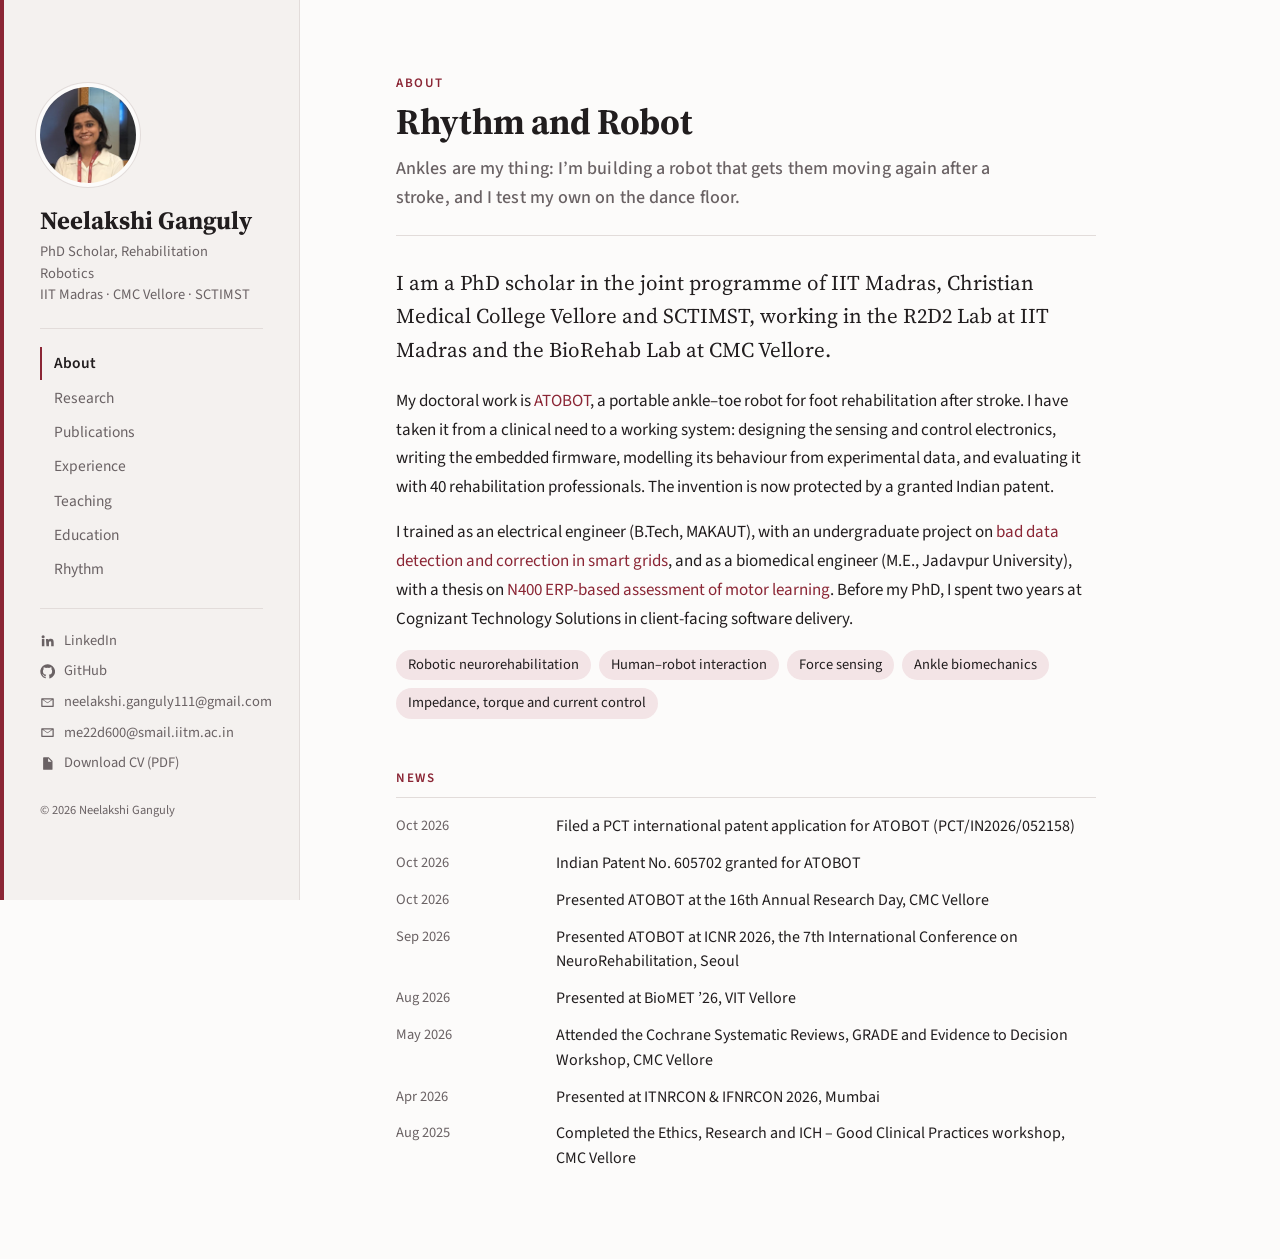
<file: index.html>
<!DOCTYPE html>
<html lang="en">
<head>
<meta charset="utf-8">
<meta name="viewport" content="width=device-width, initial-scale=1">
<title>Neelakshi Ganguly</title>
<meta name="description" content="Neelakshi Ganguly, PhD scholar in rehabilitation robotics at IIT Madras, CMC Vellore and SCTIMST.">
<link rel="preconnect" href="https://fonts.googleapis.com">
<link rel="preconnect" href="https://fonts.gstatic.com" crossorigin>
<link href="https://fonts.googleapis.com/css2?family=Source+Serif+4:opsz,wght@8..60,400;8..60,600;8..60,700&family=Source+Sans+3:wght@400;500;600&display=swap" rel="stylesheet">
<link rel="stylesheet" href="style.css?v=3">
</head>
<body>
  <aside class="sidebar">
    <div class="side-inner">
      <img class="avatar" src="profile.jpg" width="96" height="96" alt="Neelakshi Ganguly">
      <div>
        <p class="name">Neelakshi Ganguly</p>
        <p class="tagline">PhD Scholar, Rehabilitation Robotics<br>IIT Madras · CMC Vellore · SCTIMST</p>
      </div>
      <nav class="side-block nav" aria-label="Pages">
        <a href="index.html" aria-current="page">About</a>
        <a href="research.html">Research</a>
        <a href="publications.html">Publications</a>
        <a href="experience.html">Experience</a>
        <a href="teaching.html">Teaching</a>
        <a href="education.html">Education</a>
        <a href="rhythm.html">Rhythm</a>
      </nav>
      <div class="side-block ext">
        <a href="https://www.linkedin.com/in/neelakshi-ganguly-1a842b307/"><svg viewBox="0 0 24 24" aria-hidden="true"><path d="M4.98 3.5a2.5 2.5 0 1 1 0 5 2.5 2.5 0 0 1 0-5zM3 9.75h4V21H3zM9.5 9.75h3.8v1.6h.05c.53-1 1.83-2.05 3.77-2.05 4.03 0 4.78 2.65 4.78 6.1V21h-4v-5c0-1.2-.02-2.73-1.66-2.73-1.67 0-1.92 1.3-1.92 2.64V21h-4z"/></svg>LinkedIn</a>
        <a href="https://github.com/Neelakshi5597"><svg viewBox="0 0 24 24" aria-hidden="true"><path d="M12 .5a11.5 11.5 0 0 0-3.64 22.41c.58.1.79-.25.79-.56v-2c-3.2.7-3.88-1.37-3.88-1.37-.53-1.33-1.28-1.69-1.28-1.69-1.05-.71.08-.7.08-.7 1.16.08 1.77 1.19 1.77 1.19 1.03 1.77 2.7 1.26 3.36.96.1-.75.4-1.26.73-1.55-2.55-.29-5.24-1.28-5.24-5.69 0-1.26.45-2.29 1.19-3.09-.12-.29-.52-1.46.11-3.05 0 0 .97-.31 3.17 1.18a11 11 0 0 1 5.77 0c2.2-1.49 3.17-1.18 3.17-1.18.63 1.59.23 2.76.11 3.05.74.8 1.19 1.83 1.19 3.09 0 4.42-2.7 5.39-5.26 5.68.41.36.78 1.06.78 2.14v3.17c0 .31.21.67.8.56A11.5 11.5 0 0 0 12 .5z"/></svg>GitHub</a>
        <a href="mailto:neelakshi.ganguly111@gmail.com"><svg viewBox="0 0 24 24" aria-hidden="true"><path d="M3 5h18a1 1 0 0 1 1 1v12a1 1 0 0 1-1 1H3a1 1 0 0 1-1-1V6a1 1 0 0 1 1-1zm1 2.4V17h16V7.4l-8 5.6zM5.2 7 12 11.8 18.8 7z"/></svg>neelakshi.ganguly111@gmail.com</a>
        <a href="mailto:me22d600@smail.iitm.ac.in"><svg viewBox="0 0 24 24" aria-hidden="true"><path d="M3 5h18a1 1 0 0 1 1 1v12a1 1 0 0 1-1 1H3a1 1 0 0 1-1-1V6a1 1 0 0 1 1-1zm1 2.4V17h16V7.4l-8 5.6zM5.2 7 12 11.8 18.8 7z"/></svg>me22d600@smail.iitm.ac.in</a>
        <a href="Neelakshi_Ganguly_CV.pdf" download><svg viewBox="0 0 24 24" aria-hidden="true"><path d="M6 2h8l6 6v13a1 1 0 0 1-1 1H6a1 1 0 0 1-1-1V3a1 1 0 0 1 1-1zm7 1.5V9h5.5zM8 13h8v1.6H8zm0 3.4h8V18H8z"/></svg>Download CV (PDF)</a>
      </div>
      <p class="copy">© 2026 Neelakshi Ganguly</p>
    </div>
  </aside>
  <main class="content">
    <p class="kicker">About</p>
    <h1>Rhythm and Robot</h1>
    <p class="hook">Ankles are my thing: I’m building a robot that gets them moving again after a stroke, and I test my own on the dance floor.</p>
    <hr class="rule">
    <p class="lead">I am a PhD scholar in the joint programme of IIT Madras, Christian Medical College Vellore and SCTIMST, working in the R2D2 Lab at IIT Madras and the BioRehab Lab at CMC Vellore.</p>
    <p>My doctoral work is <a href="research.html#atobot">ATOBOT</a>, a portable ankle–toe robot for foot rehabilitation after stroke. I have taken it from a clinical need to a working system: designing the sensing and control electronics, writing the embedded firmware, modelling its behaviour from experimental data, and evaluating it with 40 rehabilitation professionals. The invention is now protected by a granted Indian patent.</p>
    <p>I trained as an electrical engineer (B.Tech, MAKAUT), with an undergraduate project on <a href="research.html#btech-project">bad data detection and correction in smart grids</a>, and as a biomedical engineer (M.E., Jadavpur University), with a thesis on <a href="research.html#me-thesis">N400 ERP-based assessment of motor learning</a>. Before my PhD, I spent two years at Cognizant Technology Solutions in client-facing software delivery.</p>
    <ul class="interests" aria-label="Research interests">
      <li>Robotic neurorehabilitation</li><li>Human–robot interaction</li><li>Force sensing</li>
      <li>Ankle biomechanics</li><li>Impedance, torque and current control</li>
    </ul>

    <h2>News</h2>
    <ul class="dated">
      <li><span class="d">Oct 2026</span><span>Filed a PCT international patent application for ATOBOT (PCT/IN2026/052158)</span></li>
      <li><span class="d">Oct 2026</span><span>Indian Patent No. 605702 granted for ATOBOT</span></li>
      <li><span class="d">Oct 2026</span><span>Presented ATOBOT at the 16th Annual Research Day, CMC Vellore</span></li>
      <li><span class="d">Sep 2026</span><span>Presented ATOBOT at ICNR 2026, the 7th International Conference on NeuroRehabilitation, Seoul</span></li>
      <li><span class="d">Aug 2026</span><span>Presented at BioMET ’26, VIT Vellore</span></li>
      <li><span class="d">May 2026</span><span>Attended the Cochrane Systematic Reviews, GRADE and Evidence to Decision Workshop, CMC Vellore</span></li>
      <li><span class="d">Apr 2026</span><span>Presented at ITNRCON &amp; IFNRCON 2026, Mumbai</span></li>
      <li><span class="d">Aug 2025</span><span>Completed the Ethics, Research and ICH – Good Clinical Practices workshop, CMC Vellore</span></li>
    </ul>
  </main>
</body>
</html>
</file>
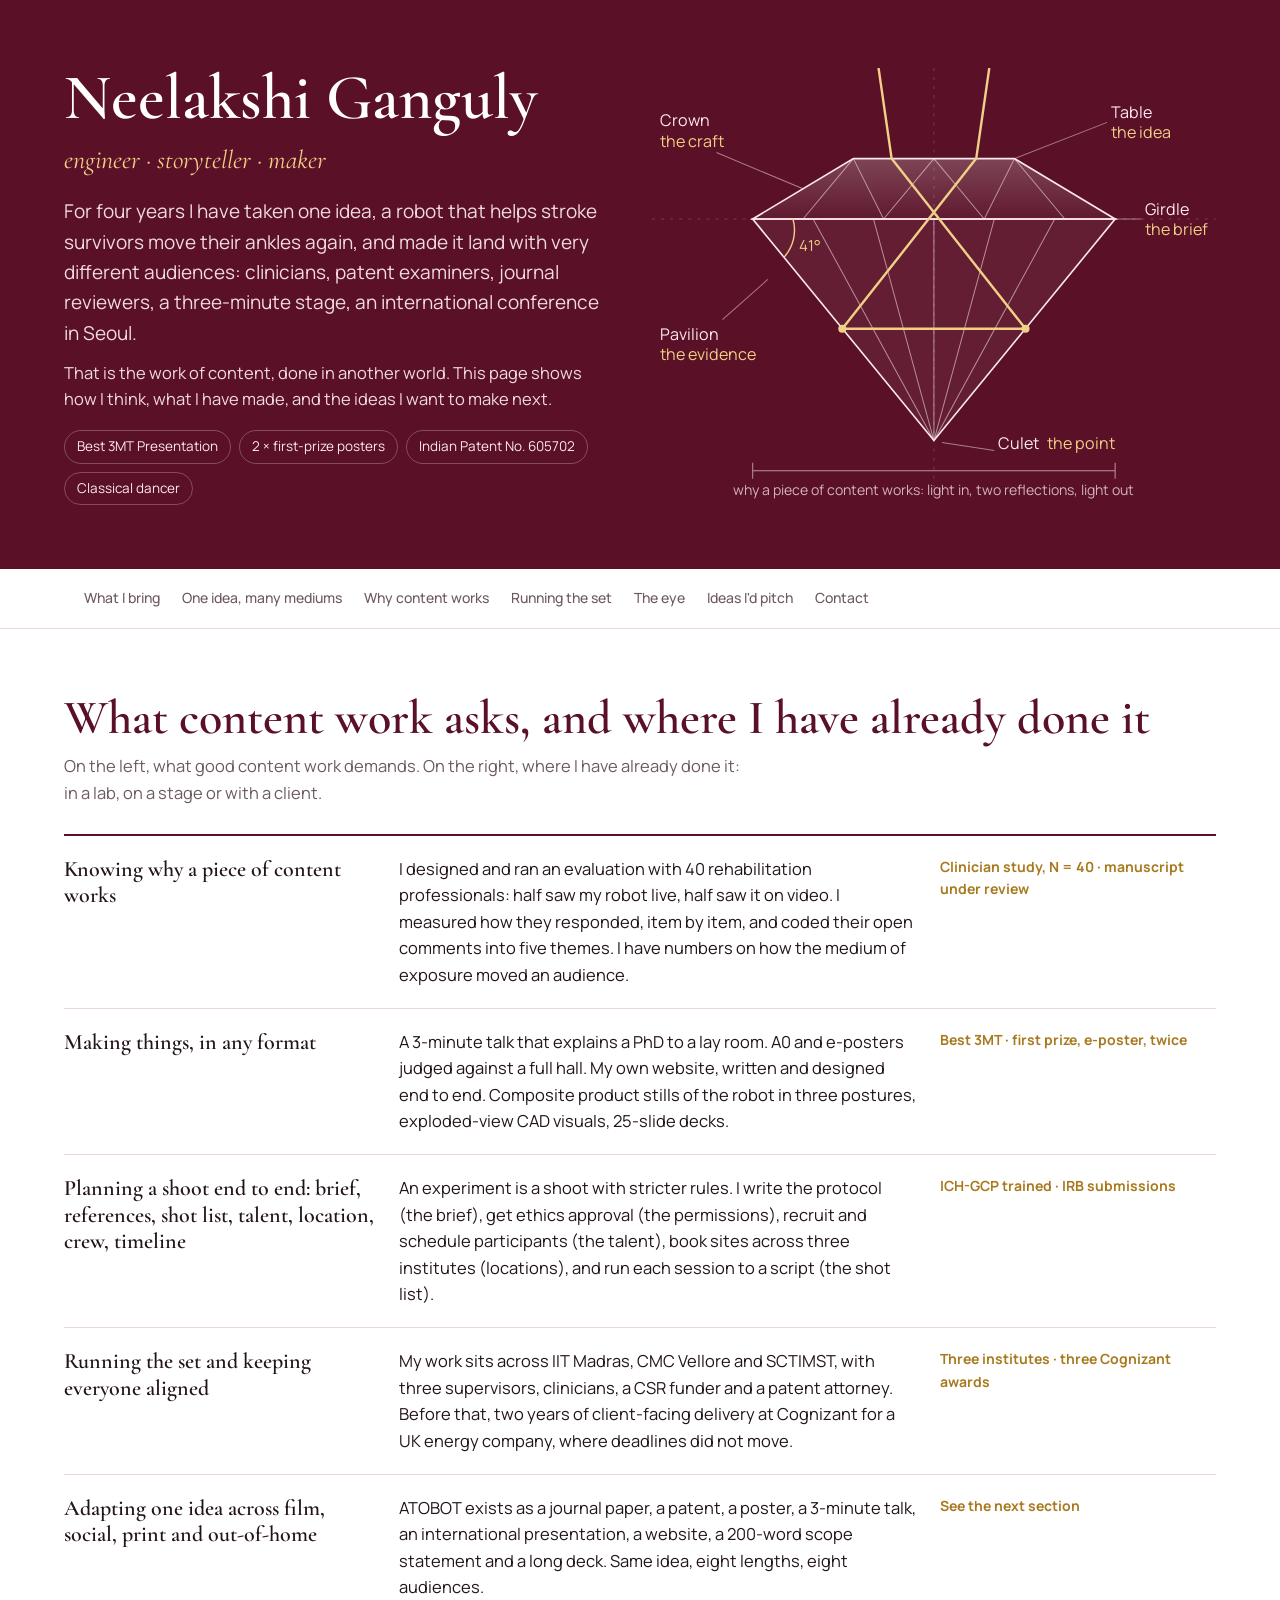
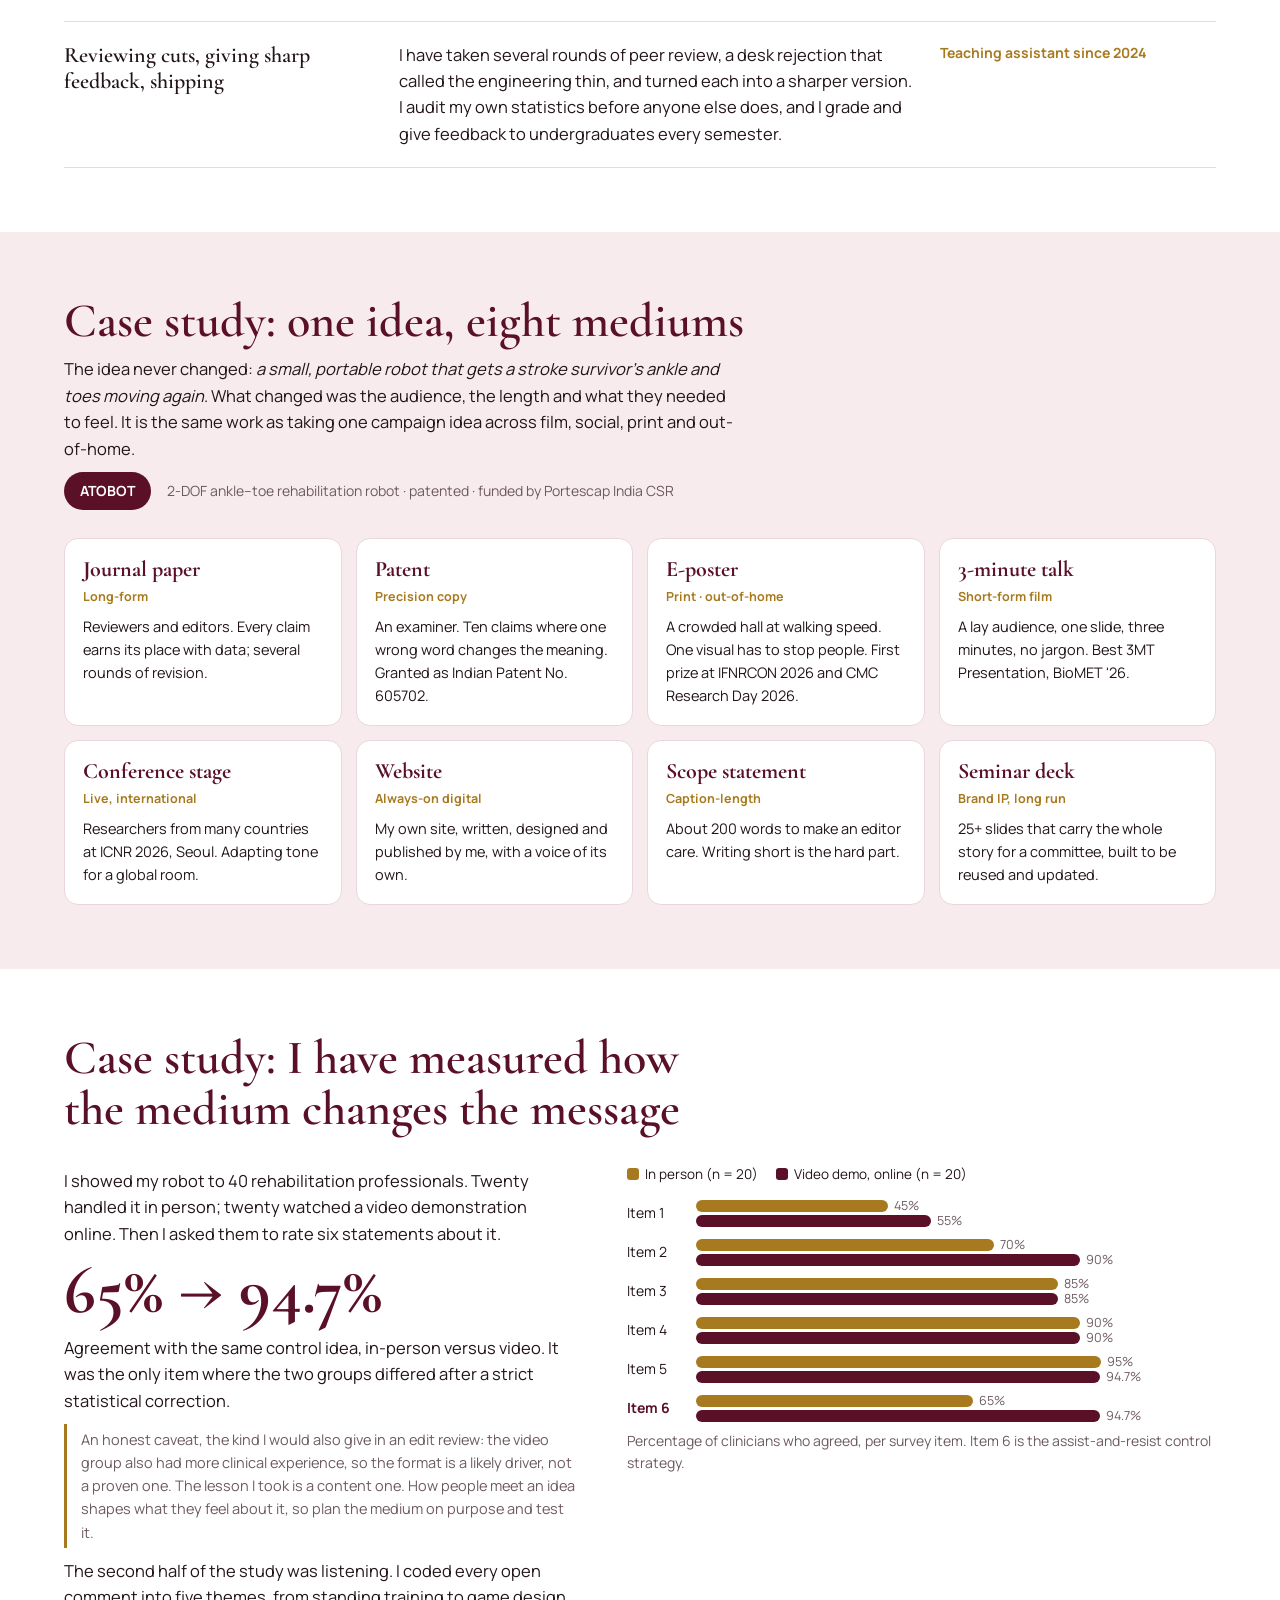
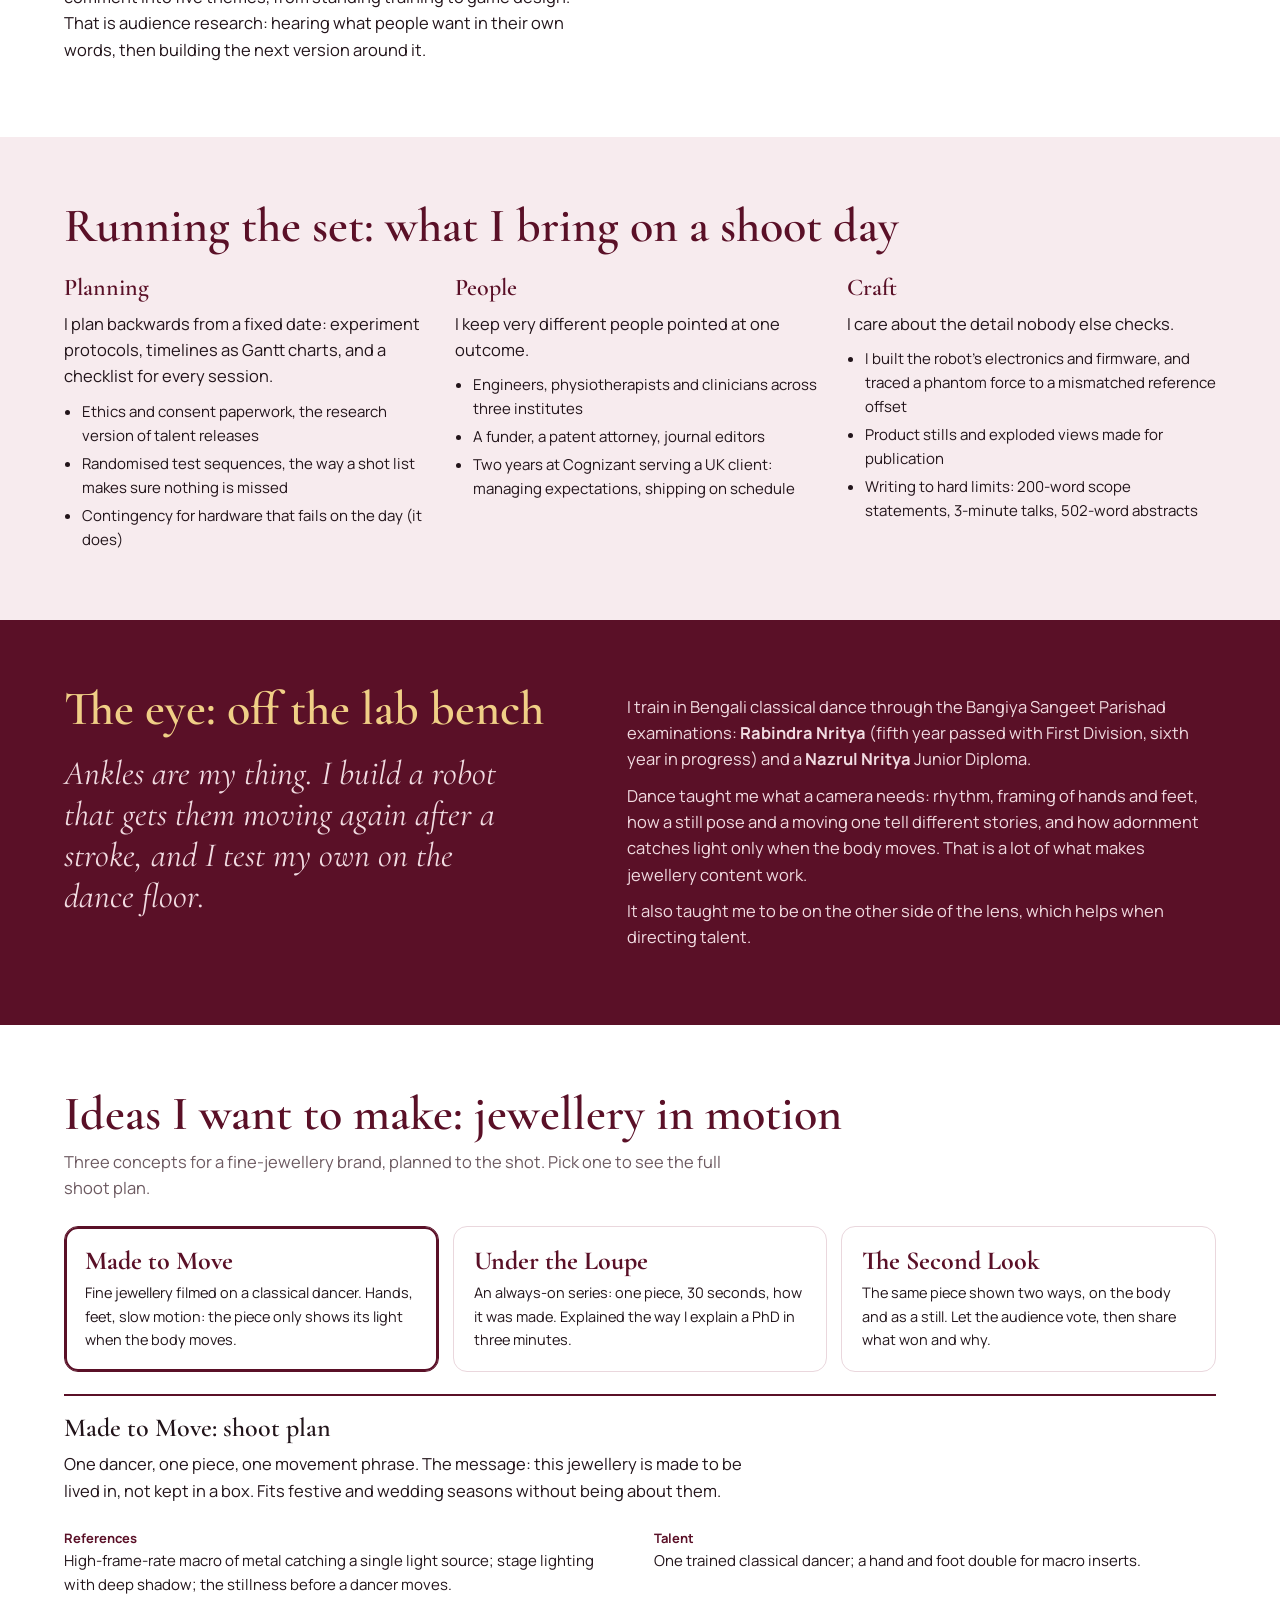
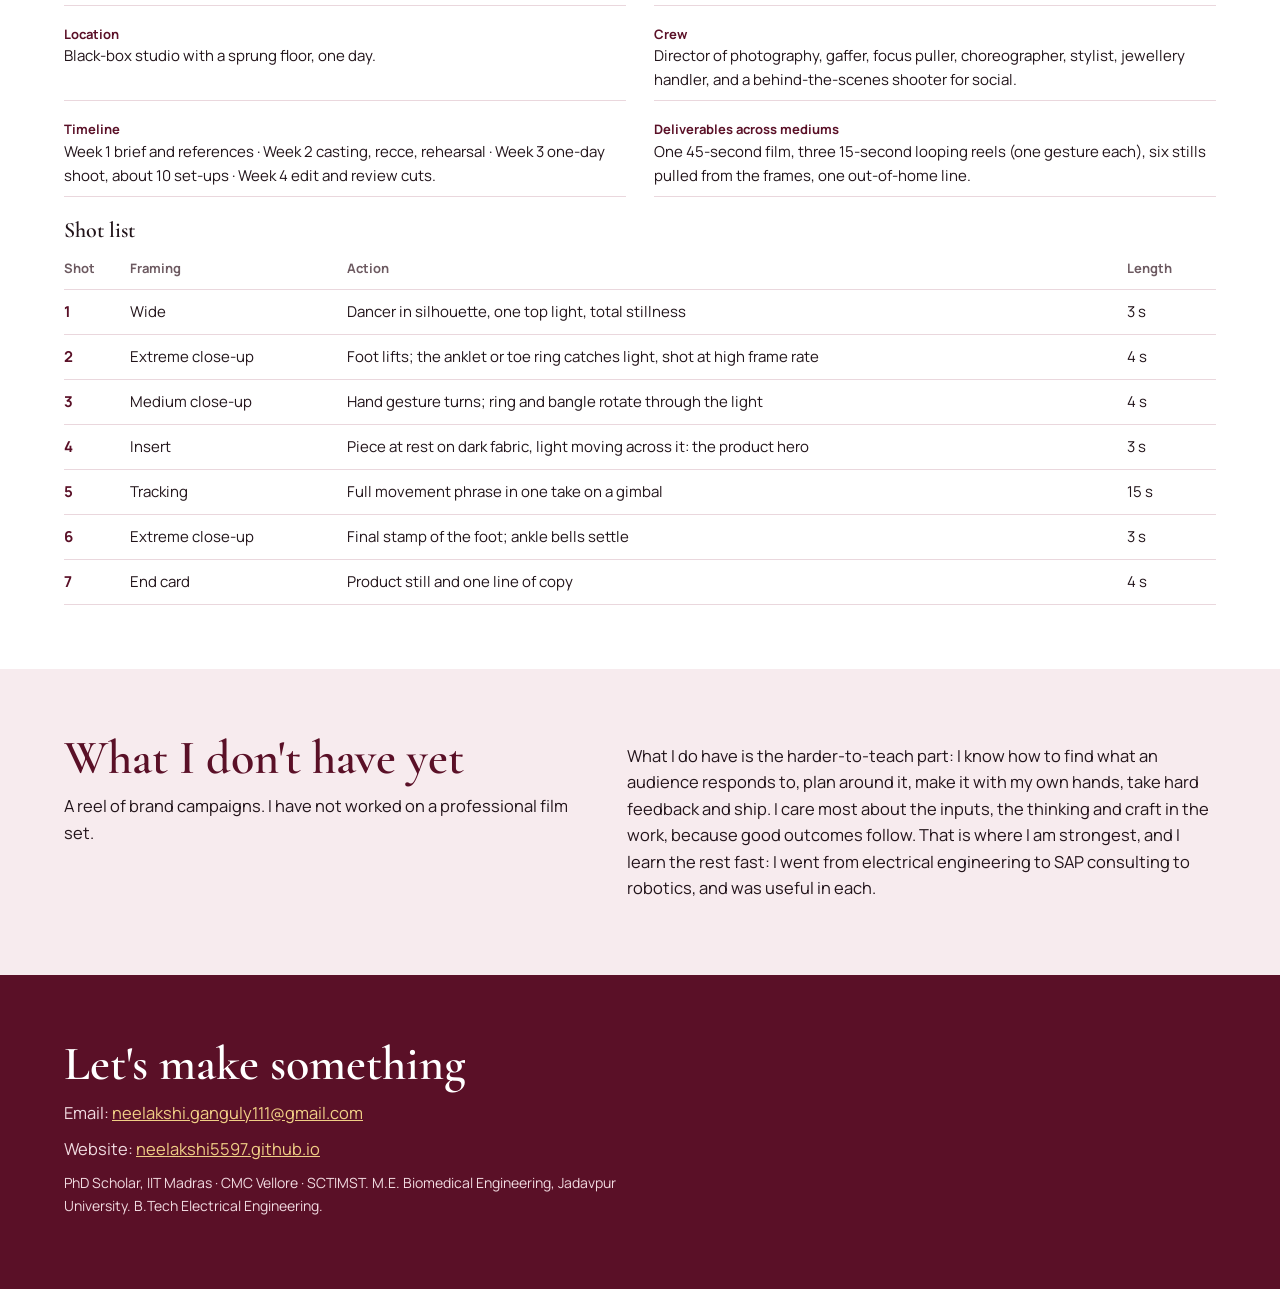
<file: portfolio/index.html>
<!DOCTYPE html>
<html lang="en">
<head>
<meta charset="utf-8">
<meta name="viewport" content="width=device-width, initial-scale=1">
<title>Neelakshi Ganguly — Portfolio</title>
<link rel="preconnect" href="https://fonts.googleapis.com">
<link href="https://fonts.googleapis.com/css2?family=Cormorant+Garamond:ital,wght@0,500;0,600;0,700;1,500&family=Manrope:wght@400;500;700&display=swap" rel="stylesheet">
<style>
/* VOICE: confident, warm, precise. An engineer pitching herself into a creative team, with proof.
   IDEA: a jeweller's technical drawing. Content works the way a cut stone works: light in, bounce, light out.
   PICTURE: a brilliant-cut gem drawn as an engineering plate, light path traced through it.
   COLOUR and TYPE: wine dominant, blush support, gold accent. Cormorant Garamond titles, Manrope text.
   LAYOUT: full-bleed bands; JD-to-proof ledger, one-idea-many-mediums strip, data rows, shoot plan. */
:root{color-scheme:light dark;
--bg:light-dark(#ffffff,#170a0f);--ink:light-dark(#22141a,#f4e8ec);--mute:light-dark(#6d5a61,#c4adb5);
--wine:light-dark(#5a1027,#e8a3b6);--wineBg:light-dark(#5a1027,#2a0f19);--blush:light-dark(#f7ebee,#22121a);
--gold:light-dark(#a87a1f,#e2bd6a);--line:light-dark(#ead7dd,#3a2129);--card:light-dark(#ffffff,#1e0f15)}
:root[data-theme=light]{color-scheme:light}:root[data-theme=dark]{color-scheme:dark}
*{box-sizing:border-box;min-width:0}
body{margin:0;background:var(--bg);color:var(--ink);font:16.5px/1.6 Manrope,system-ui,sans-serif;overflow-x:clip}
.band{padding:clamp(36px,5vw,80px) max(5vw,16px)}
.in{max-width:1240px;margin:0 auto}
h1,h2,h3{font-family:"Cormorant Garamond",Georgia,serif;line-height:1.05;text-wrap:balance;margin:0;font-weight:600}
h1{font-size:clamp(40px,6vw,64px)}h2{font-size:clamp(32px,4vw,48px);color:var(--wine)}h3{font-size:26px}
p{margin:.6em 0;max-width:68ch}.mute{color:var(--mute)}.small{font-size:14px}
a{color:var(--wine)}html{scroll-padding-top:72px;scroll-behavior:smooth}
.scroll{overflow-x:auto}.scroll a{flex:none}
nav{position:sticky;top:0;z-index:5;background:color-mix(in srgb,var(--bg) 92%,transparent);backdrop-filter:blur(6px);border-bottom:1px solid var(--line)}
nav .in{display:flex;gap:22px;padding:12px max(5vw,16px);white-space:nowrap;font-size:14px;font-weight:500}
nav a{text-decoration:none;color:var(--mute);padding:6px 0}nav a:hover,nav a:focus-visible{color:var(--wine)}
@media(max-width:900px){nav{position:static}}
/* hero */
.hero{background:var(--wineBg);color:#fbeff2}
.hero .in{display:grid;grid-template-columns:minmax(0,1fr) minmax(0,1.05fr);gap:clamp(24px,4vw,64px);align-items:center}
.hero h1{color:#fff}.hero .role{font-family:"Cormorant Garamond",serif;font-style:italic;font-size:26px;color:#f0cf86;margin:.3em 0 .6em}
.hero p{color:#f1dbe1}.hero .lead{font-size:19px}
.chips{display:flex;flex-wrap:wrap;gap:8px;margin-top:18px}.chips span{border:1px solid #ffffff40;border-radius:99px;padding:5px 12px;font-size:13.5px;color:#fbe9ee}
.fig{position:relative;aspect-ratio:560/430}.fig svg{position:absolute;inset:0;width:100%;height:100%}
.ray{stroke-dasharray:900;stroke-dashoffset:900;animation:light 2.6s .4s ease-out forwards}
@keyframes light{to{stroke-dashoffset:0}}@media(prefers-reduced-motion:reduce){.ray{animation:none;stroke-dashoffset:0}}
.legend{display:none;margin:10px 0 0;padding:0;list-style:none;font-size:14px;color:#f1dbe1}
@media(max-width:820px){.hero .in{grid-template-columns:1fr}}
@media(max-width:520px){.fig .lbl{display:none}.legend{display:grid;grid-template-columns:1fr 1fr;gap:4px 14px}}
/* ledger */
.ledger{display:grid;gap:0;margin-top:28px;border-top:2px solid var(--wine)}
.row{display:grid;grid-template-columns:minmax(0,.9fr) minmax(0,1.5fr) minmax(0,.8fr);gap:24px;padding:20px 0;border-bottom:1px solid var(--line)}
.row .ask{font-family:"Cormorant Garamond",serif;font-size:22px;font-weight:600;line-height:1.2}
.row .proof{font-size:14px;color:var(--gold);font-weight:700}
.row p{margin:0}
@media(max-width:760px){.row{grid-template-columns:1fr;gap:6px}}
/* mediums */
.blush{background:var(--blush)}
.media{display:grid;grid-template-columns:repeat(4,minmax(0,1fr));gap:14px;margin-top:28px}
.m{background:var(--card);border:1px solid var(--line);border-radius:14px;padding:18px}
.m b{display:block;font-family:"Cormorant Garamond",serif;font-size:22px;color:var(--wine);line-height:1.15}
.m .tag{font-size:12.5px;font-weight:700;color:var(--gold);margin:4px 0 8px}
.m p{font-size:14.5px;margin:0}
@media(max-width:980px){.media{grid-template-columns:repeat(2,minmax(0,1fr))}}@media(max-width:480px){.media{grid-template-columns:1fr}}
.core{display:flex;gap:16px;align-items:center;margin-top:8px;flex-wrap:wrap}
.pill{background:var(--wineBg);color:#fff;border-radius:99px;padding:8px 16px;font-weight:700;font-size:14px}
/* data */
.two{display:grid;grid-template-columns:minmax(0,1fr) minmax(0,1.15fr);gap:clamp(24px,4vw,64px);margin-top:24px}
@media(max-width:820px){.two{grid-template-columns:1fr}}
.bars{display:grid;gap:12px}
.bar{display:grid;grid-template-columns:4.2em minmax(0,1fr);gap:10px;align-items:center;font-size:14px}
.track{display:grid;gap:3px}
.fill{height:12px;border-radius:6px;position:relative}
.fill.a{background:var(--gold)}.fill.b{background:var(--wine)}
.fill span{position:absolute;left:calc(100% + 6px);top:-4px;font-size:12.5px;white-space:nowrap;color:var(--mute)}
.bar.hl .lab{font-weight:700;color:var(--wine)}
.key{display:flex;gap:18px;font-size:13.5px;margin:6px 0 14px;flex-wrap:wrap}.key i{display:inline-block;width:12px;height:12px;border-radius:3px;margin-right:6px;vertical-align:-1px}
.note{border-left:3px solid var(--gold);padding:4px 0 4px 14px;font-size:14.5px;color:var(--mute)}
.big{font-family:"Cormorant Garamond",serif;font-size:clamp(44px,6vw,68px);color:var(--wine);line-height:1;font-weight:700}
/* set */
.grid3{display:grid;grid-template-columns:repeat(3,minmax(0,1fr));gap:22px;margin-top:24px}
@media(max-width:860px){.grid3{grid-template-columns:1fr}}
.grid3 h3{color:var(--wine);font-size:24px;margin-bottom:6px}
.grid3 ul{padding-left:18px;margin:8px 0 0}.grid3 li{margin:4px 0;font-size:15px}
/* dance */
.dance{background:var(--wineBg);color:#fbeff2}.dance h2{color:#f0cf86}.dance p{color:#f1dbe1}
.quote{font-family:"Cormorant Garamond",serif;font-style:italic;font-size:clamp(24px,3vw,34px);line-height:1.2;color:#fff;max-width:30ch}
/* pitch */
.pitches{display:grid;grid-template-columns:repeat(3,minmax(0,1fr));gap:14px;margin-top:24px}
@media(max-width:860px){.pitches{grid-template-columns:1fr}}
.pt{border:1px solid var(--line);border-radius:14px;padding:20px;background:var(--card);text-align:left;font:inherit;color:inherit;cursor:pointer;min-height:44px}
.pt[aria-pressed=true]{border-color:var(--wine);box-shadow:0 0 0 2px var(--wine) inset}
.pt:focus-visible{outline:3px solid var(--gold);outline-offset:2px}
.pt b{font-family:"Cormorant Garamond",serif;font-size:26px;color:var(--wine);display:block;line-height:1.1}
.pt span{display:block;font-size:14.5px;margin-top:6px}
.plan{margin-top:22px;border-top:2px solid var(--wine);padding-top:18px}
table{border-collapse:collapse;width:100%;font-size:15px}
th,td{text-align:left;padding:10px 10px 10px 0;border-bottom:1px solid var(--line);vertical-align:top}
th{font-size:13px;color:var(--mute);font-weight:700}
td:first-child{white-space:nowrap;font-weight:700;color:var(--wine)}
.specs{display:grid;grid-template-columns:repeat(2,minmax(0,1fr));gap:10px 28px;margin-top:16px}
@media(max-width:700px){.specs{grid-template-columns:1fr}}
.specs div{border-bottom:1px solid var(--line);padding:8px 0;font-size:15px}.specs b{color:var(--wine);display:block;font-size:13px}
footer{background:var(--wineBg);color:#f1dbe1}footer h2{color:#fff}footer a{color:#f0cf86}
@media(max-width:600px){table{font-size:13px}.stack thead{display:none}.stack tr{display:grid;padding-block:10px}.stack td{display:flow-root;border:0;padding:3px 0;padding-inline-start:8em;text-align:start;white-space:normal}.stack td::before{content:attr(data-l);float:inline-start;width:7.5em;margin-inline-start:-8em;white-space:normal;color:var(--mute);font-weight:400}.stack td:empty{display:none}}
</style>
<script>new MutationObserver(()=>{for(const c of document.querySelectorAll('.stack td:not([data-l])')){let i=0,p=c;while(p=p.previousElementSibling)i+=p.colSpan;c.dataset.l=c.closest('table').rows[0].cells[i]?.textContent||''}}).observe(document,{childList:true,subtree:true})</script>
</head>
<body>

<header class="band hero">
 <div class="in">
  <div>
   <h1>Neelakshi Ganguly</h1>
   <div class="role">engineer · storyteller · maker</div>
   <p class="lead">For four years I have taken one idea, a robot that helps stroke survivors move their ankles again, and made it land with very different audiences: clinicians, patent examiners, journal reviewers, a three-minute stage, an international conference in Seoul.</p>
   <p>That is the work of content, done in another world. This page shows how I think, what I have made, and the ideas I want to make next.</p>
   <div class="chips"><span>Best 3MT Presentation</span><span>2 × first-prize posters</span><span>Indian Patent No. 605702</span><span>Classical dancer</span></div>
  </div>
  <div>
   <div class="fig" role="img" aria-label="Technical drawing of a brilliant-cut gem. A ray of light enters the table, reflects off the pavilion twice and exits. Parts labelled: table is the idea, crown is the craft, girdle is the brief, pavilion is the evidence, culet is the point.">
    <svg viewBox="0 0 560 430" fill="none">
     <defs><linearGradient id="g" x1="0" y1="0" x2="0" y2="1"><stop offset="0" stop-color="#ffffff" stop-opacity=".22"/><stop offset="1" stop-color="#ffffff" stop-opacity=".04"/></linearGradient></defs>
     <g stroke="#ffffff" stroke-opacity=".18" stroke-width="1"><path d="M0 150H560M280 0V430" stroke-dasharray="3 6"/></g>
     <polygon points="100,150 200,90 360,90 460,150" fill="url(#g)" stroke="#fbe9ee" stroke-width="1.6"/>
     <polygon points="100,150 460,150 280,370" fill="#ffffff" fill-opacity=".06" stroke="#fbe9ee" stroke-width="1.6"/>
     <g stroke="#fbe9ee" stroke-opacity=".55" stroke-width="1">
      <path d="M200 90 150 150M200 90 230 150M280 90 230 150M280 90 330 150M360 90 330 150M360 90 410 150"/>
      <path d="M280 370 160 150M280 370 220 150M280 370 280 150M280 370 340 150M280 370 400 150"/>
     </g>
     <polyline class="ray" points="225,0 238,90 371,259 189,259 322,90 335,0" stroke="#f0cf86" stroke-width="2.4" stroke-linejoin="round"/>
     <g fill="#f0cf86"><circle cx="371" cy="259" r="4"/><circle cx="189" cy="259" r="4"/></g>
     <path d="M100 400H460M100 392v16M460 392v16" stroke="#fbe9ee" stroke-opacity=".6"/>
     <path d="M140 150A40 40 0 0 1 131 188" stroke="#f0cf86" stroke-width="1.4"/>
     <text x="146" y="182" fill="#f0cf86" font-size="15" font-family="Manrope">41°</text>
     <g class="lbl" font-family="Manrope" font-size="16" fill="#fbe9ee">
      <path d="M360 90 452 54" stroke="#fbe9ee" stroke-opacity=".5"/><text x="456" y="50">Table</text><text x="456" y="70" fill="#f0cf86">the idea</text>
      <path d="M150 120 64 84" stroke="#fbe9ee" stroke-opacity=".5"/><text x="8" y="58">Crown</text><text x="8" y="78" fill="#f0cf86">the craft</text>
      <path d="M460 150 486 150" stroke="#fbe9ee" stroke-opacity=".5"/><text x="490" y="146">Girdle</text><text x="490" y="166" fill="#f0cf86">the brief</text>
      <path d="M115 210 70 250" stroke="#fbe9ee" stroke-opacity=".5"/><text x="8" y="270">Pavilion</text><text x="8" y="290" fill="#f0cf86">the evidence</text>
      <path d="M288 372 340 380" stroke="#fbe9ee" stroke-opacity=".5"/><text x="344" y="378">Culet</text><text x="392" y="378" fill="#f0cf86">the point</text>
     </g>
     <text x="280" y="424" text-anchor="middle" fill="#fbe9ee" fill-opacity=".75" font-size="14" font-family="Manrope">why a piece of content works: light in, two reflections, light out</text>
    </svg>
   </div>
   <ul class="legend"><li>Table: the idea</li><li>Crown: the craft</li><li>Girdle: the brief</li><li>Pavilion: the evidence</li><li>Culet: the point</li></ul>
  </div>
 </div>
</header>

<nav aria-label="Sections"><div class="in scroll">
 <a href="#fit">What I bring</a><a href="#one-idea">One idea, many mediums</a><a href="#why-it-works">Why content works</a><a href="#set">Running the set</a><a href="#eye">The eye</a><a href="#pitch">Ideas I'd pitch</a><a href="#contact">Contact</a>
</div></nav>

<section class="band" id="fit"><div class="in">
 <h2>What content work asks, and where I have already done it</h2>
 <p class="mute">On the left, what good content work demands. On the right, where I have already done it: in a lab, on a stage or with a client.</p>
 <div class="ledger">
  <div class="row"><div class="ask">Knowing why a piece of content works</div><p>I designed and ran an evaluation with 40 rehabilitation professionals: half saw my robot live, half saw it on video. I measured how they responded, item by item, and coded their open comments into five themes. I have numbers on how the medium of exposure moved an audience.</p><div class="proof">Clinician study, N = 40 · manuscript under review</div></div>
  <div class="row"><div class="ask">Making things, in any format</div><p>A 3-minute talk that explains a PhD to a lay room. A0 and e-posters judged against a full hall. My own website, written and designed end to end. Composite product stills of the robot in three postures, exploded-view CAD visuals, 25-slide decks.</p><div class="proof">Best 3MT · first prize, e-poster, twice</div></div>
  <div class="row"><div class="ask">Planning a shoot end to end: brief, references, shot list, talent, location, crew, timeline</div><p>An experiment is a shoot with stricter rules. I write the protocol (the brief), get ethics approval (the permissions), recruit and schedule participants (the talent), book sites across three institutes (locations), and run each session to a script (the shot list).</p><div class="proof">ICH-GCP trained · IRB submissions</div></div>
  <div class="row"><div class="ask">Running the set and keeping everyone aligned</div><p>My work sits across IIT Madras, CMC Vellore and SCTIMST, with three supervisors, clinicians, a CSR funder and a patent attorney. Before that, two years of client-facing delivery at Cognizant for a UK energy company, where deadlines did not move.</p><div class="proof">Three institutes · three Cognizant awards</div></div>
  <div class="row"><div class="ask">Adapting one idea across film, social, print and out-of-home</div><p>ATOBOT exists as a journal paper, a patent, a poster, a 3-minute talk, an international presentation, a website, a 200-word scope statement and a long deck. Same idea, eight lengths, eight audiences.</p><div class="proof">See the next section</div></div>
  <div class="row"><div class="ask">Reviewing cuts, giving sharp feedback, shipping</div><p>I have taken several rounds of peer review, a desk rejection that called the engineering thin, and turned each into a sharper version. I audit my own statistics before anyone else does, and I grade and give feedback to undergraduates every semester.</p><div class="proof">Teaching assistant since 2024</div></div>
 </div>
</div></section>

<section class="band blush" id="one-idea"><div class="in">
 <h2>Case study: one idea, eight mediums</h2>
 <p>The idea never changed: <em>a small, portable robot that gets a stroke survivor's ankle and toes moving again</em>. What changed was the audience, the length and what they needed to feel. It is the same work as taking one campaign idea across film, social, print and out-of-home.</p>
 <div class="core"><span class="pill">ATOBOT</span><span class="mute small">2-DOF ankle–toe rehabilitation robot · patented · funded by Portescap India CSR</span></div>
 <div class="media" id="media"></div>
</div></section>

<section class="band" id="why-it-works"><div class="in">
 <h2>Case study: I have measured how the medium changes the message</h2>
 <div class="two">
  <div>
   <p>I showed my robot to 40 rehabilitation professionals. Twenty handled it in person; twenty watched a video demonstration online. Then I asked them to rate six statements about it.</p>
   <div class="big">65% → 94.7%</div>
   <p>Agreement with the same control idea, in-person versus video. It was the only item where the two groups differed after a strict statistical correction.</p>
   <p class="note">An honest caveat, the kind I would also give in an edit review: the video group also had more clinical experience, so the format is a likely driver, not a proven one. The lesson I took is a content one. How people meet an idea shapes what they feel about it, so plan the medium on purpose and test it.</p>
   <p>The second half of the study was listening. I coded every open comment into five themes, from standing training to game design. That is audience research: hearing what people want in their own words, then building the next version around it.</p>
  </div>
  <div>
   <div class="key"><span><i style="background:var(--gold)"></i>In person (n = 20)</span><span><i style="background:var(--wine)"></i>Video demo, online (n = 20)</span></div>
   <div class="bars" id="bars"></div>
   <p class="small mute">Percentage of clinicians who agreed, per survey item. Item 6 is the assist-and-resist control strategy.</p>
  </div>
 </div>
</div></section>

<section class="band blush" id="set"><div class="in">
 <h2>Running the set: what I bring on a shoot day</h2>
 <div class="grid3">
  <div><h3>Planning</h3><p>I plan backwards from a fixed date: experiment protocols, timelines as Gantt charts, and a checklist for every session.</p><ul><li>Ethics and consent paperwork, the research version of talent releases</li><li>Randomised test sequences, the way a shot list makes sure nothing is missed</li><li>Contingency for hardware that fails on the day (it does)</li></ul></div>
  <div><h3>People</h3><p>I keep very different people pointed at one outcome.</p><ul><li>Engineers, physiotherapists and clinicians across three institutes</li><li>A funder, a patent attorney, journal editors</li><li>Two years at Cognizant serving a UK client: managing expectations, shipping on schedule</li></ul></div>
  <div><h3>Craft</h3><p>I care about the detail nobody else checks.</p><ul><li>I built the robot's electronics and firmware, and traced a phantom force to a mismatched reference offset</li><li>Product stills and exploded views made for publication</li><li>Writing to hard limits: 200-word scope statements, 3-minute talks, 502-word abstracts</li></ul></div>
 </div>
</div></section>

<section class="band dance" id="eye"><div class="in two" style="margin-top:0">
 <div>
  <h2>The eye: off the lab bench</h2>
  <p class="quote">Ankles are my thing. I build a robot that gets them moving again after a stroke, and I test my own on the dance floor.</p>
 </div>
 <div>
  <p>I train in Bengali classical dance through the Bangiya Sangeet Parishad examinations: <b>Rabindra Nritya</b> (fifth year passed with First Division, sixth year in progress) and a <b>Nazrul Nritya</b> Junior Diploma.</p>
  <p>Dance taught me what a camera needs: rhythm, framing of hands and feet, how a still pose and a moving one tell different stories, and how adornment catches light only when the body moves. That is a lot of what makes jewellery content work.</p>
  <p>It also taught me to be on the other side of the lens, which helps when directing talent.</p>
 </div>
</div></section>

<section class="band" id="pitch"><div class="in">
 <h2>Ideas I want to make: jewellery in motion</h2>
 <p class="mute">Three concepts for a fine-jewellery brand, planned to the shot. Pick one to see the full shoot plan.</p>
 <div class="pitches" id="pitches"></div>
 <div class="plan" id="plan" aria-live="polite"></div>
</div></section>

<section class="band blush"><div class="in two" style="margin-top:0">
 <div><h2>What I don't have yet</h2><p>A reel of brand campaigns. I have not worked on a professional film set.</p></div>
 <div><p>What I do have is the harder-to-teach part: I know how to find what an audience responds to, plan around it, make it with my own hands, take hard feedback and ship. I care most about the inputs, the thinking and craft in the work, because good outcomes follow. That is where I am strongest, and I learn the rest fast: I went from electrical engineering to SAP consulting to robotics, and was useful in each.</p></div>
</div></section>

<footer class="band" id="contact"><div class="in">
 <h2>Let's make something</h2>
 <p>Email: <a href="mailto:neelakshi.ganguly111@gmail.com">neelakshi.ganguly111@gmail.com</a></p>
 <p>Website: <a href="https://neelakshi5597.github.io">neelakshi5597.github.io</a></p>
 <p class="small">PhD Scholar, IIT Madras · CMC Vellore · SCTIMST. M.E. Biomedical Engineering, Jadavpur University. B.Tech Electrical Engineering.</p>
</div></footer>

<script>
{
const media=[
 ["Journal paper","Long-form","Reviewers and editors. Every claim earns its place with data; several rounds of revision."],
 ["Patent","Precision copy","An examiner. Ten claims where one wrong word changes the meaning. Granted as Indian Patent No. 605702."],
 ["E-poster","Print · out-of-home","A crowded hall at walking speed. One visual has to stop people. First prize at IFNRCON 2026 and CMC Research Day 2026."],
 ["3-minute talk","Short-form film","A lay audience, one slide, three minutes, no jargon. Best 3MT Presentation, BioMET '26."],
 ["Conference stage","Live, international","Researchers from many countries at ICNR 2026, Seoul. Adapting tone for a global room."],
 ["Website","Always-on digital","My own site, written, designed and published by me, with a voice of its own."],
 ["Scope statement","Caption-length","About 200 words to make an editor care. Writing short is the hard part."],
 ["Seminar deck","Brand IP, long run","25+ slides that carry the whole story for a committee, built to be reused and updated."]
];
document.getElementById('media').innerHTML=media.map(m=>`<div class="m"><b>${m[0]}</b><div class="tag">${m[1]}</div><p>${m[2]}</p></div>`).join('');

const q=[["Item 1",45,55],["Item 2",70,90],["Item 3",85,85],["Item 4",90,90],["Item 5",95,94.7],["Item 6",65,94.7]];
document.getElementById('bars').innerHTML=q.map(r=>`<div class="bar${r[0]==='Item 6'?' hl':''}"><span class="lab">${r[0]}</span><div class="track"><div class="fill a" style="width:${r[1]*0.82}%"><span>${r[1]}%</span></div><div class="fill b" style="width:${r[2]*0.82}%"><span>${r[2]}%</span></div></div></div>`).join('');

const pitches=[
 {id:"move",t:"Made to Move",s:"Fine jewellery filmed on a classical dancer. Hands, feet, slow motion: the piece only shows its light when the body moves.",
  brief:"One dancer, one piece, one movement phrase. The message: this jewellery is made to be lived in, not kept in a box. Fits festive and wedding seasons without being about them.",
  refs:"High-frame-rate macro of metal catching a single light source; stage lighting with deep shadow; the stillness before a dancer moves.",
  shots:[["1","Wide","Dancer in silhouette, one top light, total stillness","3 s"],["2","Extreme close-up","Foot lifts; the anklet or toe ring catches light, shot at high frame rate","4 s"],["3","Medium close-up","Hand gesture turns; ring and bangle rotate through the light","4 s"],["4","Insert","Piece at rest on dark fabric, light moving across it: the product hero","3 s"],["5","Tracking","Full movement phrase in one take on a gimbal","15 s"],["6","Extreme close-up","Final stamp of the foot; ankle bells settle","3 s"],["7","End card","Product still and one line of copy","4 s"]],
  talent:"One trained classical dancer; a hand and foot double for macro inserts.",loc:"Black-box studio with a sprung floor, one day.",
  crew:"Director of photography, gaffer, focus puller, choreographer, stylist, jewellery handler, and a behind-the-scenes shooter for social.",
  time:"Week 1 brief and references · Week 2 casting, recce, rehearsal · Week 3 one-day shoot, about 10 set-ups · Week 4 edit and review cuts.",
  out:"One 45-second film, three 15-second looping reels (one gesture each), six stills pulled from the frames, one out-of-home line."},
 {id:"loupe",t:"Under the Loupe",s:"An always-on series: one piece, 30 seconds, how it was made. Explained the way I explain a PhD in three minutes.",
  brief:"For a brand that designs and manufactures its own pieces, the making is a story most competitors cannot tell. Each episode answers one curious question about one piece.",
  refs:"Macro process footage; clean on-screen labels like an engineering drawing; a calm narrator.",
  shots:[["1","Hook","The question on screen over the finished piece","3 s"],["2","Screen capture","The design file rotating","4 s"],["3","Macro","Wax model or casting stage","5 s"],["4","Macro","Stone setting under magnification","6 s"],["5","Hands","Polishing and quality check","5 s"],["6","Hero","Finished piece worn, natural light","5 s"],["7","End card","Answer in one line","2 s"]],
  talent:"Real craftspeople and designers from the workshop, with their consent.",loc:"The brand’s design studio and manufacturing floor.",
  crew:"A small two-person team: shooter with macro kit, and producer-writer (me).",
  time:"Batch-shoot four episodes per workshop day; one episode a week.",
  out:"Weekly reel, a carousel version with stills, and a long-form compilation every quarter."},
 {id:"second",t:"The Second Look",s:"The same piece shown two ways, on the body and as a still. Let the audience vote, then share what won and why.",
  brief:"Borrowed straight from my clinician study: test how the medium changes the feeling. A social format that doubles as learning for the content team.",
  refs:"Split-screen formats; simple poll stickers; clean before-and-after layouts.",
  shots:[["1","Split screen","Piece as a flat still beside the same piece worn in motion","5 s"],["2","Poll","Which would you wear? Audience votes","n/a"],["3","Follow-up","Result revealed with one insight","8 s"],["4","Carousel","Both versions, plus styling notes","n/a"]],
  talent:"In-house models or creators; stills from existing product shoots.",loc:"Studio, or reuse existing campaign material.",
  crew:"Producer, editor, and a social manager to track results.",
  time:"Weekly; insights summarised monthly for the wider team.",
  out:"A recurring social format, plus a monthly note on what format moves which product."}
];
const pe=document.getElementById('pitches'),pl=document.getElementById('plan');
pe.innerHTML=pitches.map((p,i)=>`<button class="pt" type="button" id="pt-${p.id}" data-i="${i}" aria-pressed="${i===0}"><b>${p.t}</b><span>${p.s}</span></button>`).join('');
const show=i=>{const p=pitches[i];
 pe.querySelectorAll('.pt').forEach((b,j)=>b.setAttribute('aria-pressed',String(j===i)));
 pl.innerHTML=`<h3>${p.t}: shoot plan</h3><p>${p.brief}</p>
 <div class="specs"><div><b>References</b>${p.refs}</div><div><b>Talent</b>${p.talent}</div><div><b>Location</b>${p.loc}</div><div><b>Crew</b>${p.crew}</div><div><b>Timeline</b>${p.time}</div><div><b>Deliverables across mediums</b>${p.out}</div></div>
 <h3 style="margin:22px 0 6px;font-size:22px">Shot list</h3>
 <table class="stack"><thead><tr><th>Shot</th><th>Framing</th><th>Action</th><th>Length</th></tr></thead><tbody>${p.shots.map(s=>`<tr><td>${s[0]}</td><td>${s[1]}</td><td>${s[2]}</td><td>${s[3]}</td></tr>`).join('')}</tbody></table>`;};
pe.addEventListener('click',e=>{const b=e.target.closest('.pt');if(b)show(+b.dataset.i)});
show(0);
}
</script>
</body>
</html>
</file>
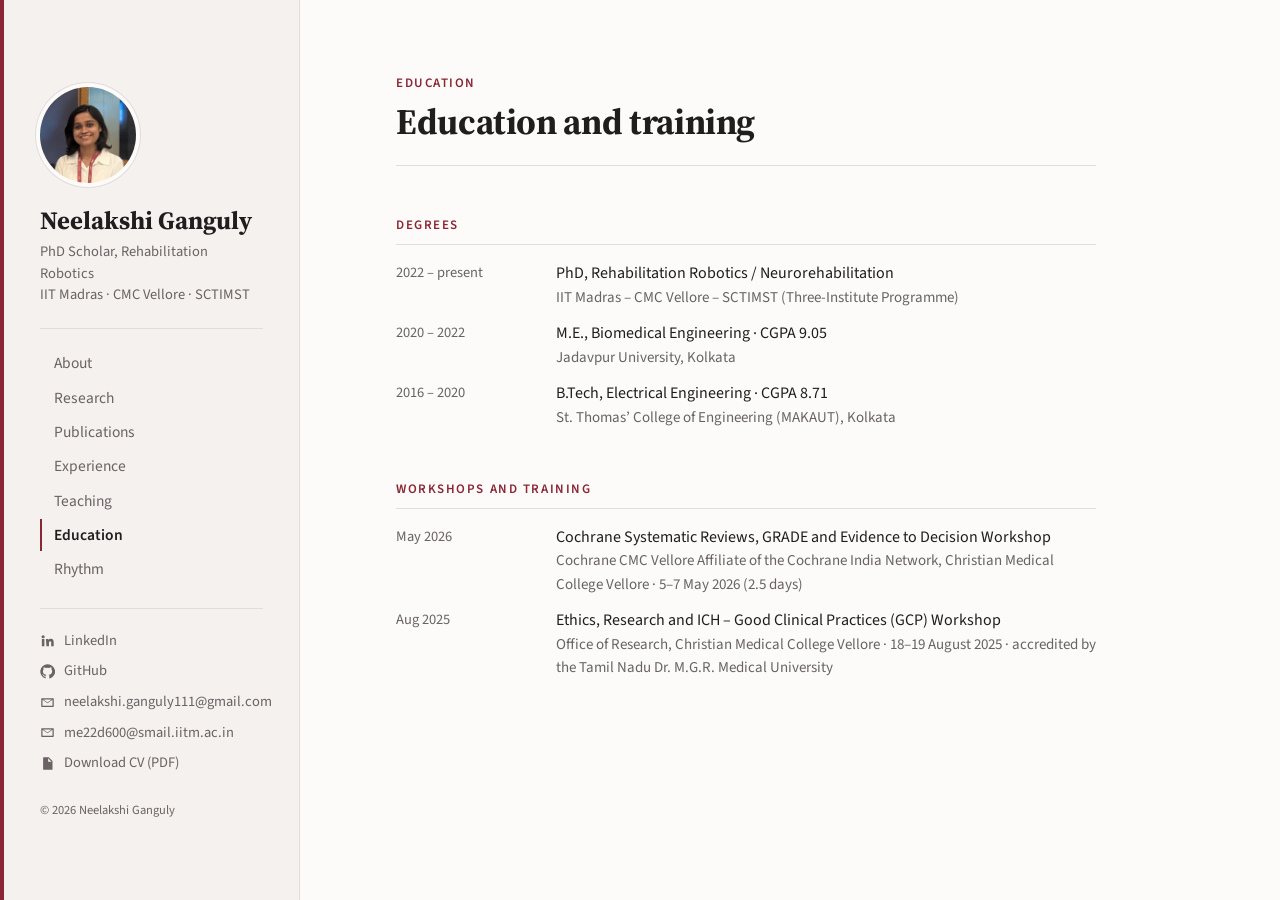
<file: education.html>
<!DOCTYPE html>
<html lang="en">
<head>
<meta charset="utf-8">
<meta name="viewport" content="width=device-width, initial-scale=1">
<title>Education · Neelakshi Ganguly</title>
<meta name="description" content="Neelakshi Ganguly, PhD scholar in rehabilitation robotics at IIT Madras, CMC Vellore and SCTIMST.">
<link rel="preconnect" href="https://fonts.googleapis.com">
<link rel="preconnect" href="https://fonts.gstatic.com" crossorigin>
<link href="https://fonts.googleapis.com/css2?family=Source+Serif+4:opsz,wght@8..60,400;8..60,600;8..60,700&family=Source+Sans+3:wght@400;500;600&display=swap" rel="stylesheet">
<link rel="stylesheet" href="style.css?v=3">
</head>
<body>
  <aside class="sidebar">
    <div class="side-inner">
      <img class="avatar" src="profile.jpg" width="96" height="96" alt="Neelakshi Ganguly">
      <div>
        <p class="name">Neelakshi Ganguly</p>
        <p class="tagline">PhD Scholar, Rehabilitation Robotics<br>IIT Madras · CMC Vellore · SCTIMST</p>
      </div>
      <nav class="side-block nav" aria-label="Pages">
        <a href="index.html">About</a>
        <a href="research.html">Research</a>
        <a href="publications.html">Publications</a>
        <a href="experience.html">Experience</a>
        <a href="teaching.html">Teaching</a>
        <a href="education.html" aria-current="page">Education</a>
        <a href="rhythm.html">Rhythm</a>
      </nav>
      <div class="side-block ext">
        <a href="https://www.linkedin.com/in/neelakshi-ganguly-1a842b307/"><svg viewBox="0 0 24 24" aria-hidden="true"><path d="M4.98 3.5a2.5 2.5 0 1 1 0 5 2.5 2.5 0 0 1 0-5zM3 9.75h4V21H3zM9.5 9.75h3.8v1.6h.05c.53-1 1.83-2.05 3.77-2.05 4.03 0 4.78 2.65 4.78 6.1V21h-4v-5c0-1.2-.02-2.73-1.66-2.73-1.67 0-1.92 1.3-1.92 2.64V21h-4z"/></svg>LinkedIn</a>
        <a href="https://github.com/Neelakshi5597"><svg viewBox="0 0 24 24" aria-hidden="true"><path d="M12 .5a11.5 11.5 0 0 0-3.64 22.41c.58.1.79-.25.79-.56v-2c-3.2.7-3.88-1.37-3.88-1.37-.53-1.33-1.28-1.69-1.28-1.69-1.05-.71.08-.7.08-.7 1.16.08 1.77 1.19 1.77 1.19 1.03 1.77 2.7 1.26 3.36.96.1-.75.4-1.26.73-1.55-2.55-.29-5.24-1.28-5.24-5.69 0-1.26.45-2.29 1.19-3.09-.12-.29-.52-1.46.11-3.05 0 0 .97-.31 3.17 1.18a11 11 0 0 1 5.77 0c2.2-1.49 3.17-1.18 3.17-1.18.63 1.59.23 2.76.11 3.05.74.8 1.19 1.83 1.19 3.09 0 4.42-2.7 5.39-5.26 5.68.41.36.78 1.06.78 2.14v3.17c0 .31.21.67.8.56A11.5 11.5 0 0 0 12 .5z"/></svg>GitHub</a>
        <a href="mailto:neelakshi.ganguly111@gmail.com"><svg viewBox="0 0 24 24" aria-hidden="true"><path d="M3 5h18a1 1 0 0 1 1 1v12a1 1 0 0 1-1 1H3a1 1 0 0 1-1-1V6a1 1 0 0 1 1-1zm1 2.4V17h16V7.4l-8 5.6zM5.2 7 12 11.8 18.8 7z"/></svg>neelakshi.ganguly111@gmail.com</a>
        <a href="mailto:me22d600@smail.iitm.ac.in"><svg viewBox="0 0 24 24" aria-hidden="true"><path d="M3 5h18a1 1 0 0 1 1 1v12a1 1 0 0 1-1 1H3a1 1 0 0 1-1-1V6a1 1 0 0 1 1-1zm1 2.4V17h16V7.4l-8 5.6zM5.2 7 12 11.8 18.8 7z"/></svg>me22d600@smail.iitm.ac.in</a>
        <a href="Neelakshi_Ganguly_CV.pdf" download><svg viewBox="0 0 24 24" aria-hidden="true"><path d="M6 2h8l6 6v13a1 1 0 0 1-1 1H6a1 1 0 0 1-1-1V3a1 1 0 0 1 1-1zm7 1.5V9h5.5zM8 13h8v1.6H8zm0 3.4h8V18H8z"/></svg>Download CV (PDF)</a>
      </div>
      <p class="copy">© 2026 Neelakshi Ganguly</p>
    </div>
  </aside>
  <main class="content">
    <p class="kicker">Education</p>
    <h1>Education and training</h1>
    <hr class="rule">
    <h2>Degrees</h2>
    <ul class="dated">
      <li><span class="d">2022 – present</span><span>PhD, Rehabilitation Robotics / Neurorehabilitation<span class="s">IIT Madras – CMC Vellore – SCTIMST (Three-Institute Programme)</span></span></li>
      <li><span class="d">2020 – 2022</span><span>M.E., Biomedical Engineering · CGPA 9.05<span class="s">Jadavpur University, Kolkata</span></span></li>
      <li><span class="d">2016 – 2020</span><span>B.Tech, Electrical Engineering · CGPA 8.71<span class="s">St. Thomas’ College of Engineering (MAKAUT), Kolkata</span></span></li>
    </ul>

    <h2>Workshops and training</h2>
    <ul class="dated">
      <li><span class="d">May 2026</span><span>Cochrane Systematic Reviews, GRADE and Evidence to Decision Workshop<span class="s">Cochrane CMC Vellore Affiliate of the Cochrane India Network, Christian Medical College Vellore · 5–7 May 2026 (2.5 days)</span></span></li>
      <li><span class="d">Aug 2025</span><span>Ethics, Research and ICH – Good Clinical Practices (GCP) Workshop<span class="s">Office of Research, Christian Medical College Vellore · 18–19 August 2025 · accredited by the Tamil Nadu Dr. M.G.R. Medical University</span></span></li>
    </ul>
  </main>
</body>
</html>
</file>
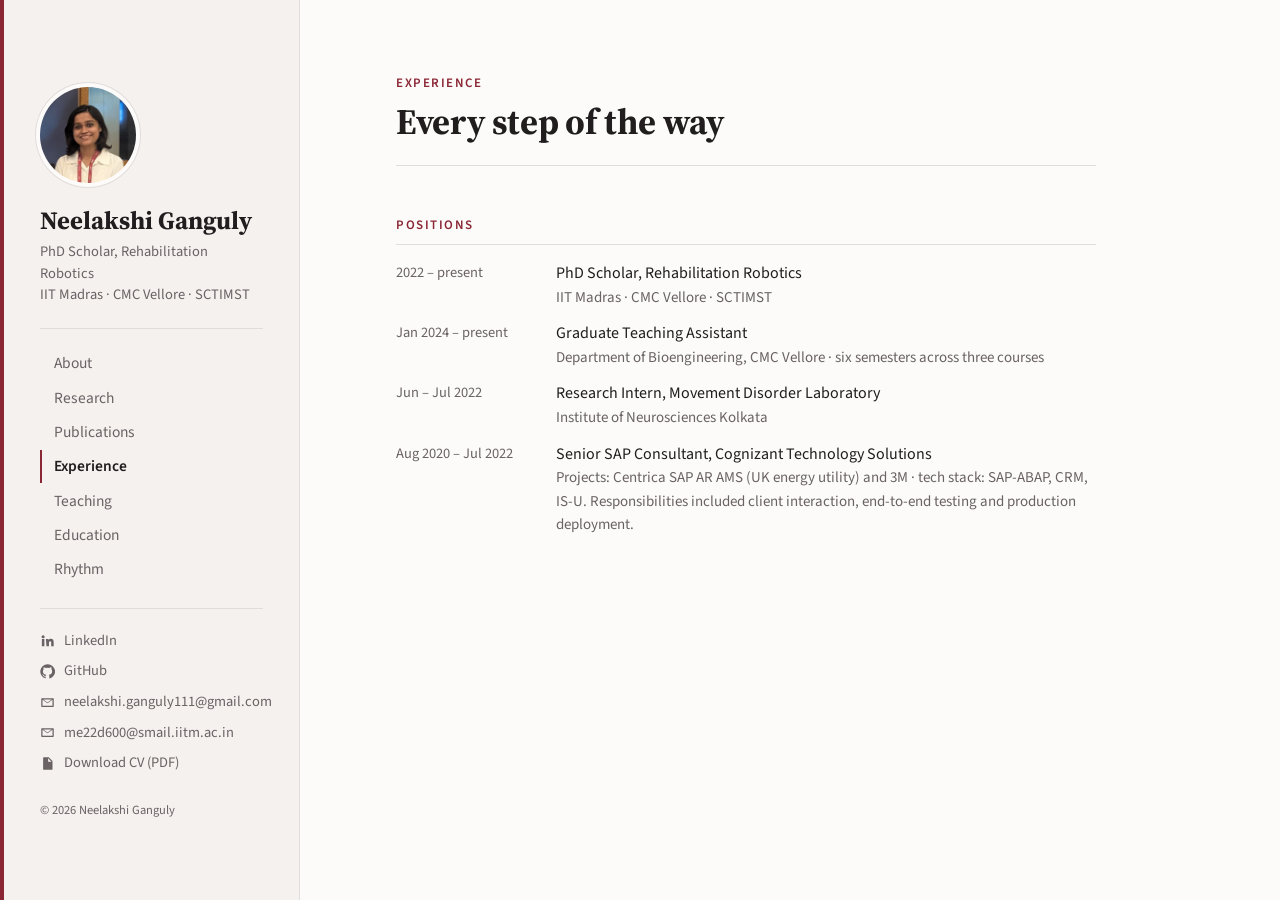
<file: experience.html>
<!DOCTYPE html>
<html lang="en">
<head>
<meta charset="utf-8">
<meta name="viewport" content="width=device-width, initial-scale=1">
<title>Experience · Neelakshi Ganguly</title>
<meta name="description" content="Neelakshi Ganguly, PhD scholar in rehabilitation robotics at IIT Madras, CMC Vellore and SCTIMST.">
<link rel="preconnect" href="https://fonts.googleapis.com">
<link rel="preconnect" href="https://fonts.gstatic.com" crossorigin>
<link href="https://fonts.googleapis.com/css2?family=Source+Serif+4:opsz,wght@8..60,400;8..60,600;8..60,700&family=Source+Sans+3:wght@400;500;600&display=swap" rel="stylesheet">
<link rel="stylesheet" href="style.css?v=3">
</head>
<body>
  <aside class="sidebar">
    <div class="side-inner">
      <img class="avatar" src="profile.jpg" width="96" height="96" alt="Neelakshi Ganguly">
      <div>
        <p class="name">Neelakshi Ganguly</p>
        <p class="tagline">PhD Scholar, Rehabilitation Robotics<br>IIT Madras · CMC Vellore · SCTIMST</p>
      </div>
      <nav class="side-block nav" aria-label="Pages">
        <a href="index.html">About</a>
        <a href="research.html">Research</a>
        <a href="publications.html">Publications</a>
        <a href="experience.html" aria-current="page">Experience</a>
        <a href="teaching.html">Teaching</a>
        <a href="education.html">Education</a>
        <a href="rhythm.html">Rhythm</a>
      </nav>
      <div class="side-block ext">
        <a href="https://www.linkedin.com/in/neelakshi-ganguly-1a842b307/"><svg viewBox="0 0 24 24" aria-hidden="true"><path d="M4.98 3.5a2.5 2.5 0 1 1 0 5 2.5 2.5 0 0 1 0-5zM3 9.75h4V21H3zM9.5 9.75h3.8v1.6h.05c.53-1 1.83-2.05 3.77-2.05 4.03 0 4.78 2.65 4.78 6.1V21h-4v-5c0-1.2-.02-2.73-1.66-2.73-1.67 0-1.92 1.3-1.92 2.64V21h-4z"/></svg>LinkedIn</a>
        <a href="https://github.com/Neelakshi5597"><svg viewBox="0 0 24 24" aria-hidden="true"><path d="M12 .5a11.5 11.5 0 0 0-3.64 22.41c.58.1.79-.25.79-.56v-2c-3.2.7-3.88-1.37-3.88-1.37-.53-1.33-1.28-1.69-1.28-1.69-1.05-.71.08-.7.08-.7 1.16.08 1.77 1.19 1.77 1.19 1.03 1.77 2.7 1.26 3.36.96.1-.75.4-1.26.73-1.55-2.55-.29-5.24-1.28-5.24-5.69 0-1.26.45-2.29 1.19-3.09-.12-.29-.52-1.46.11-3.05 0 0 .97-.31 3.17 1.18a11 11 0 0 1 5.77 0c2.2-1.49 3.17-1.18 3.17-1.18.63 1.59.23 2.76.11 3.05.74.8 1.19 1.83 1.19 3.09 0 4.42-2.7 5.39-5.26 5.68.41.36.78 1.06.78 2.14v3.17c0 .31.21.67.8.56A11.5 11.5 0 0 0 12 .5z"/></svg>GitHub</a>
        <a href="mailto:neelakshi.ganguly111@gmail.com"><svg viewBox="0 0 24 24" aria-hidden="true"><path d="M3 5h18a1 1 0 0 1 1 1v12a1 1 0 0 1-1 1H3a1 1 0 0 1-1-1V6a1 1 0 0 1 1-1zm1 2.4V17h16V7.4l-8 5.6zM5.2 7 12 11.8 18.8 7z"/></svg>neelakshi.ganguly111@gmail.com</a>
        <a href="mailto:me22d600@smail.iitm.ac.in"><svg viewBox="0 0 24 24" aria-hidden="true"><path d="M3 5h18a1 1 0 0 1 1 1v12a1 1 0 0 1-1 1H3a1 1 0 0 1-1-1V6a1 1 0 0 1 1-1zm1 2.4V17h16V7.4l-8 5.6zM5.2 7 12 11.8 18.8 7z"/></svg>me22d600@smail.iitm.ac.in</a>
        <a href="Neelakshi_Ganguly_CV.pdf" download><svg viewBox="0 0 24 24" aria-hidden="true"><path d="M6 2h8l6 6v13a1 1 0 0 1-1 1H6a1 1 0 0 1-1-1V3a1 1 0 0 1 1-1zm7 1.5V9h5.5zM8 13h8v1.6H8zm0 3.4h8V18H8z"/></svg>Download CV (PDF)</a>
      </div>
      <p class="copy">© 2026 Neelakshi Ganguly</p>
    </div>
  </aside>
  <main class="content">
    <p class="kicker">Experience</p>
    <h1>Every step of the way</h1>
    <hr class="rule">
    <h2>Positions</h2>
    <ul class="dated">
      <li><span class="d">2022 – present</span><span>PhD Scholar, Rehabilitation Robotics<span class="s">IIT Madras · CMC Vellore · SCTIMST</span></span></li>
      <li><span class="d">Jan 2024 – present</span><span>Graduate Teaching Assistant<span class="s">Department of Bioengineering, CMC Vellore · six semesters across three courses</span></span></li>
      <li><span class="d">Jun – Jul 2022</span><span>Research Intern, Movement Disorder Laboratory<span class="s">Institute of Neurosciences Kolkata</span></span></li>
      <li><span class="d">Aug 2020 – Jul 2022</span><span>Senior SAP Consultant, Cognizant Technology Solutions<span class="s">Projects: Centrica SAP AR AMS (UK energy utility) and 3M · tech stack: SAP-ABAP, CRM, IS-U. Responsibilities included client interaction, end-to-end testing and production deployment.</span></span></li>
    </ul>
  </main>
</body>
</html>
</file>
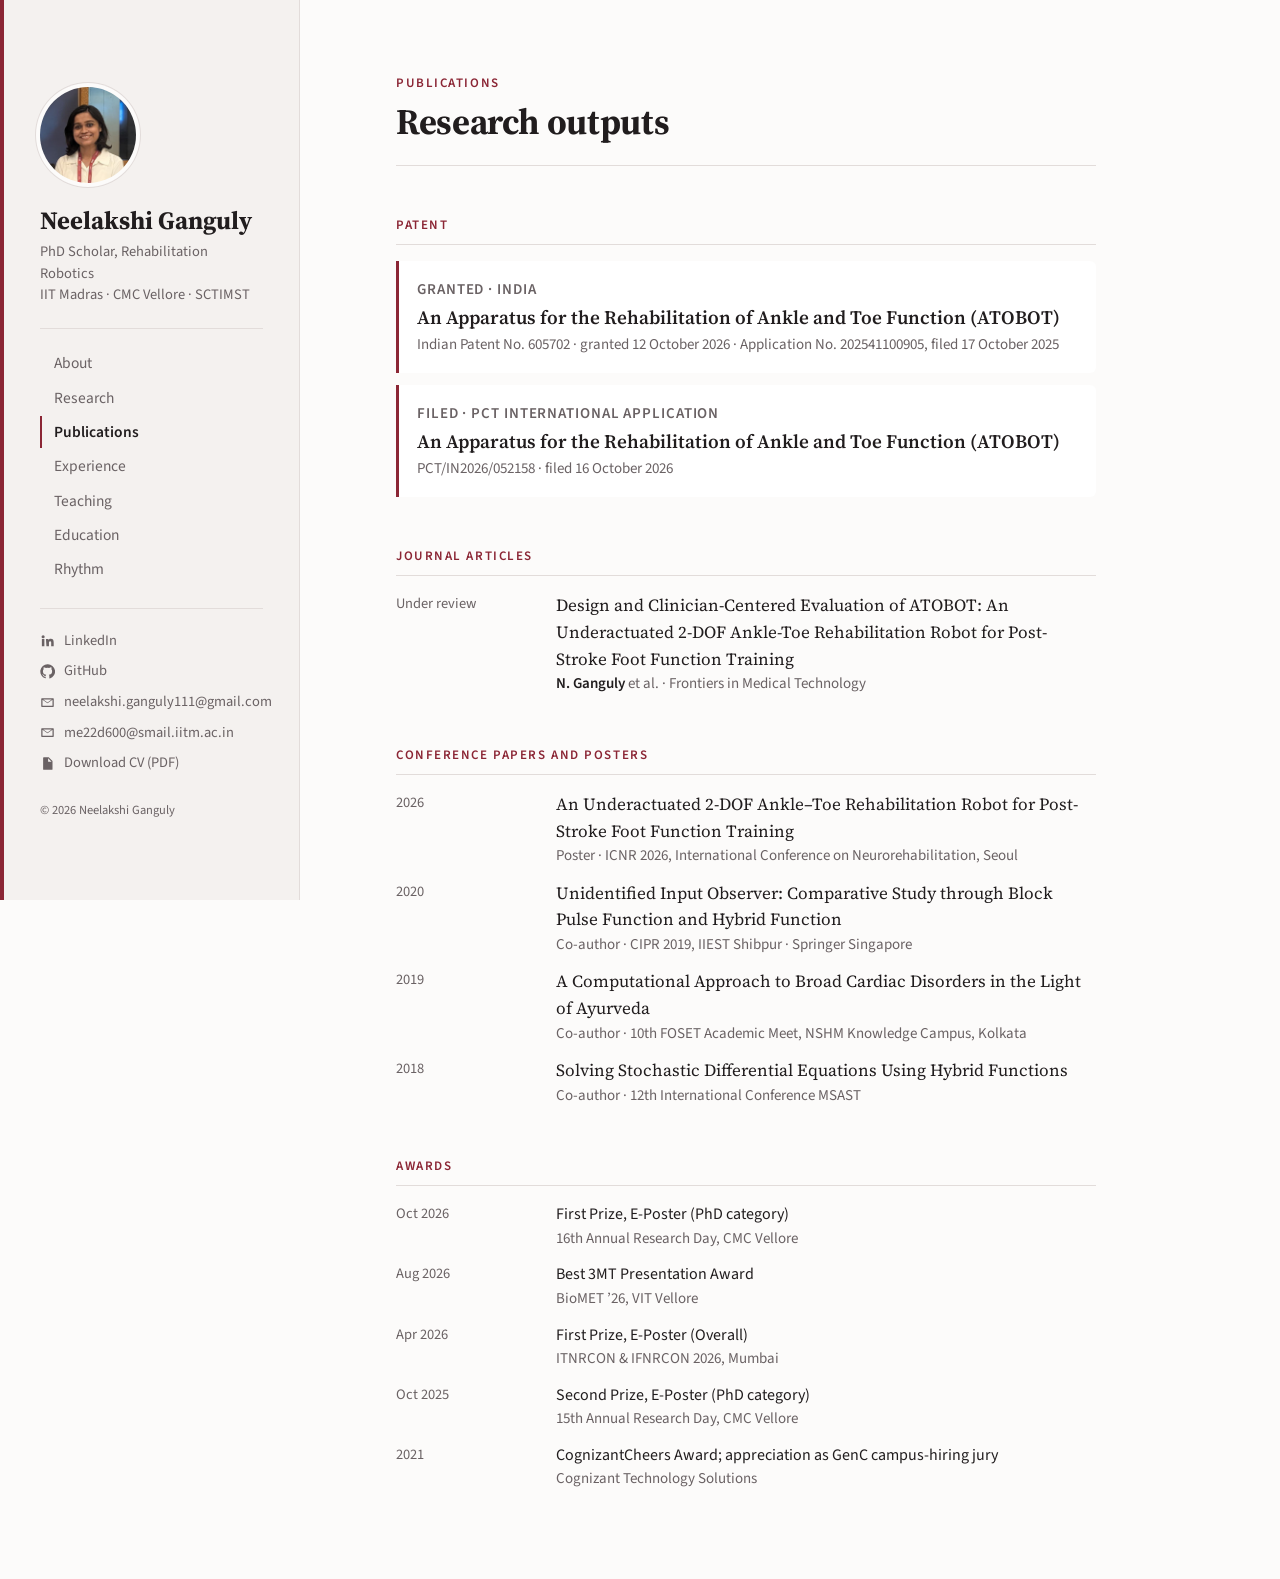
<file: publications.html>
<!DOCTYPE html>
<html lang="en">
<head>
<meta charset="utf-8">
<meta name="viewport" content="width=device-width, initial-scale=1">
<title>Publications · Neelakshi Ganguly</title>
<meta name="description" content="Neelakshi Ganguly, PhD scholar in rehabilitation robotics at IIT Madras, CMC Vellore and SCTIMST.">
<link rel="preconnect" href="https://fonts.googleapis.com">
<link rel="preconnect" href="https://fonts.gstatic.com" crossorigin>
<link href="https://fonts.googleapis.com/css2?family=Source+Serif+4:opsz,wght@8..60,400;8..60,600;8..60,700&family=Source+Sans+3:wght@400;500;600&display=swap" rel="stylesheet">
<link rel="stylesheet" href="style.css?v=3">
</head>
<body>
  <aside class="sidebar">
    <div class="side-inner">
      <img class="avatar" src="profile.jpg" width="96" height="96" alt="Neelakshi Ganguly">
      <div>
        <p class="name">Neelakshi Ganguly</p>
        <p class="tagline">PhD Scholar, Rehabilitation Robotics<br>IIT Madras · CMC Vellore · SCTIMST</p>
      </div>
      <nav class="side-block nav" aria-label="Pages">
        <a href="index.html">About</a>
        <a href="research.html">Research</a>
        <a href="publications.html" aria-current="page">Publications</a>
        <a href="experience.html">Experience</a>
        <a href="teaching.html">Teaching</a>
        <a href="education.html">Education</a>
        <a href="rhythm.html">Rhythm</a>
      </nav>
      <div class="side-block ext">
        <a href="https://www.linkedin.com/in/neelakshi-ganguly-1a842b307/"><svg viewBox="0 0 24 24" aria-hidden="true"><path d="M4.98 3.5a2.5 2.5 0 1 1 0 5 2.5 2.5 0 0 1 0-5zM3 9.75h4V21H3zM9.5 9.75h3.8v1.6h.05c.53-1 1.83-2.05 3.77-2.05 4.03 0 4.78 2.65 4.78 6.1V21h-4v-5c0-1.2-.02-2.73-1.66-2.73-1.67 0-1.92 1.3-1.92 2.64V21h-4z"/></svg>LinkedIn</a>
        <a href="https://github.com/Neelakshi5597"><svg viewBox="0 0 24 24" aria-hidden="true"><path d="M12 .5a11.5 11.5 0 0 0-3.64 22.41c.58.1.79-.25.79-.56v-2c-3.2.7-3.88-1.37-3.88-1.37-.53-1.33-1.28-1.69-1.28-1.69-1.05-.71.08-.7.08-.7 1.16.08 1.77 1.19 1.77 1.19 1.03 1.77 2.7 1.26 3.36.96.1-.75.4-1.26.73-1.55-2.55-.29-5.24-1.28-5.24-5.69 0-1.26.45-2.29 1.19-3.09-.12-.29-.52-1.46.11-3.05 0 0 .97-.31 3.17 1.18a11 11 0 0 1 5.77 0c2.2-1.49 3.17-1.18 3.17-1.18.63 1.59.23 2.76.11 3.05.74.8 1.19 1.83 1.19 3.09 0 4.42-2.7 5.39-5.26 5.68.41.36.78 1.06.78 2.14v3.17c0 .31.21.67.8.56A11.5 11.5 0 0 0 12 .5z"/></svg>GitHub</a>
        <a href="mailto:neelakshi.ganguly111@gmail.com"><svg viewBox="0 0 24 24" aria-hidden="true"><path d="M3 5h18a1 1 0 0 1 1 1v12a1 1 0 0 1-1 1H3a1 1 0 0 1-1-1V6a1 1 0 0 1 1-1zm1 2.4V17h16V7.4l-8 5.6zM5.2 7 12 11.8 18.8 7z"/></svg>neelakshi.ganguly111@gmail.com</a>
        <a href="mailto:me22d600@smail.iitm.ac.in"><svg viewBox="0 0 24 24" aria-hidden="true"><path d="M3 5h18a1 1 0 0 1 1 1v12a1 1 0 0 1-1 1H3a1 1 0 0 1-1-1V6a1 1 0 0 1 1-1zm1 2.4V17h16V7.4l-8 5.6zM5.2 7 12 11.8 18.8 7z"/></svg>me22d600@smail.iitm.ac.in</a>
        <a href="Neelakshi_Ganguly_CV.pdf" download><svg viewBox="0 0 24 24" aria-hidden="true"><path d="M6 2h8l6 6v13a1 1 0 0 1-1 1H6a1 1 0 0 1-1-1V3a1 1 0 0 1 1-1zm7 1.5V9h5.5zM8 13h8v1.6H8zm0 3.4h8V18H8z"/></svg>Download CV (PDF)</a>
      </div>
      <p class="copy">© 2026 Neelakshi Ganguly</p>
    </div>
  </aside>
  <main class="content">
    <p class="kicker">Publications</p>
    <h1>Research outputs</h1>
    <hr class="rule">

    <h2>Patent</h2>
    <div class="callout">
      <span class="tag">Granted · India</span>
      <b>An Apparatus for the Rehabilitation of Ankle and Toe Function (ATOBOT)</b>
      <span>Indian Patent No. 605702 · granted 12 October 2026 · Application No. 202541100905, filed 17 October 2025</span>
    </div>
    <div class="callout">
      <span class="tag">Filed · PCT international application</span>
      <b>An Apparatus for the Rehabilitation of Ankle and Toe Function (ATOBOT)</b>
      <span>PCT/IN2026/052158 · filed 16 October 2026</span>
    </div>

    <h2>Journal articles</h2>
    <ul class="dated">
      <li class="pub"><span class="d">Under review</span><span><span class="t">Design and Clinician-Centered Evaluation of ATOBOT: An Underactuated 2-DOF Ankle-Toe Rehabilitation Robot for Post-Stroke Foot Function Training</span><span class="s"><span class="me">N. Ganguly</span> et al. · Frontiers in Medical Technology</span></span></li>
    </ul>

    <h2>Conference papers and posters</h2>
    <ul class="dated">
      <li class="pub"><span class="d">2026</span><span><span class="t">An Underactuated 2-DOF Ankle–Toe Rehabilitation Robot for Post-Stroke Foot Function Training</span><span class="s">Poster · ICNR 2026, International Conference on Neurorehabilitation, Seoul</span></span></li>
      <li class="pub"><span class="d">2020</span><span><span class="t">Unidentified Input Observer: Comparative Study through Block Pulse Function and Hybrid Function</span><span class="s">Co-author · CIPR 2019, IIEST Shibpur · Springer Singapore</span></span></li>
      <li class="pub"><span class="d">2019</span><span><span class="t">A Computational Approach to Broad Cardiac Disorders in the Light of Ayurveda</span><span class="s">Co-author · 10th FOSET Academic Meet, NSHM Knowledge Campus, Kolkata</span></span></li>
      <li class="pub"><span class="d">2018</span><span><span class="t">Solving Stochastic Differential Equations Using Hybrid Functions</span><span class="s">Co-author · 12th International Conference MSAST</span></span></li>
    </ul>

    <h2>Awards</h2>
    <ul class="dated">
      <li><span class="d">Oct 2026</span><span>First Prize, E-Poster (PhD category)<span class="s">16th Annual Research Day, CMC Vellore</span></span></li>
      <li><span class="d">Aug 2026</span><span>Best 3MT Presentation Award<span class="s">BioMET ’26, VIT Vellore</span></span></li>
      <li><span class="d">Apr 2026</span><span>First Prize, E-Poster (Overall)<span class="s">ITNRCON &amp; IFNRCON 2026, Mumbai</span></span></li>
      <li><span class="d">Oct 2025</span><span>Second Prize, E-Poster (PhD category)<span class="s">15th Annual Research Day, CMC Vellore</span></span></li>
      <li><span class="d">2021</span><span>CognizantCheers Award; appreciation as GenC campus-hiring jury<span class="s">Cognizant Technology Solutions</span></span></li>
    </ul>
  </main>
</body>
</html>
</file>
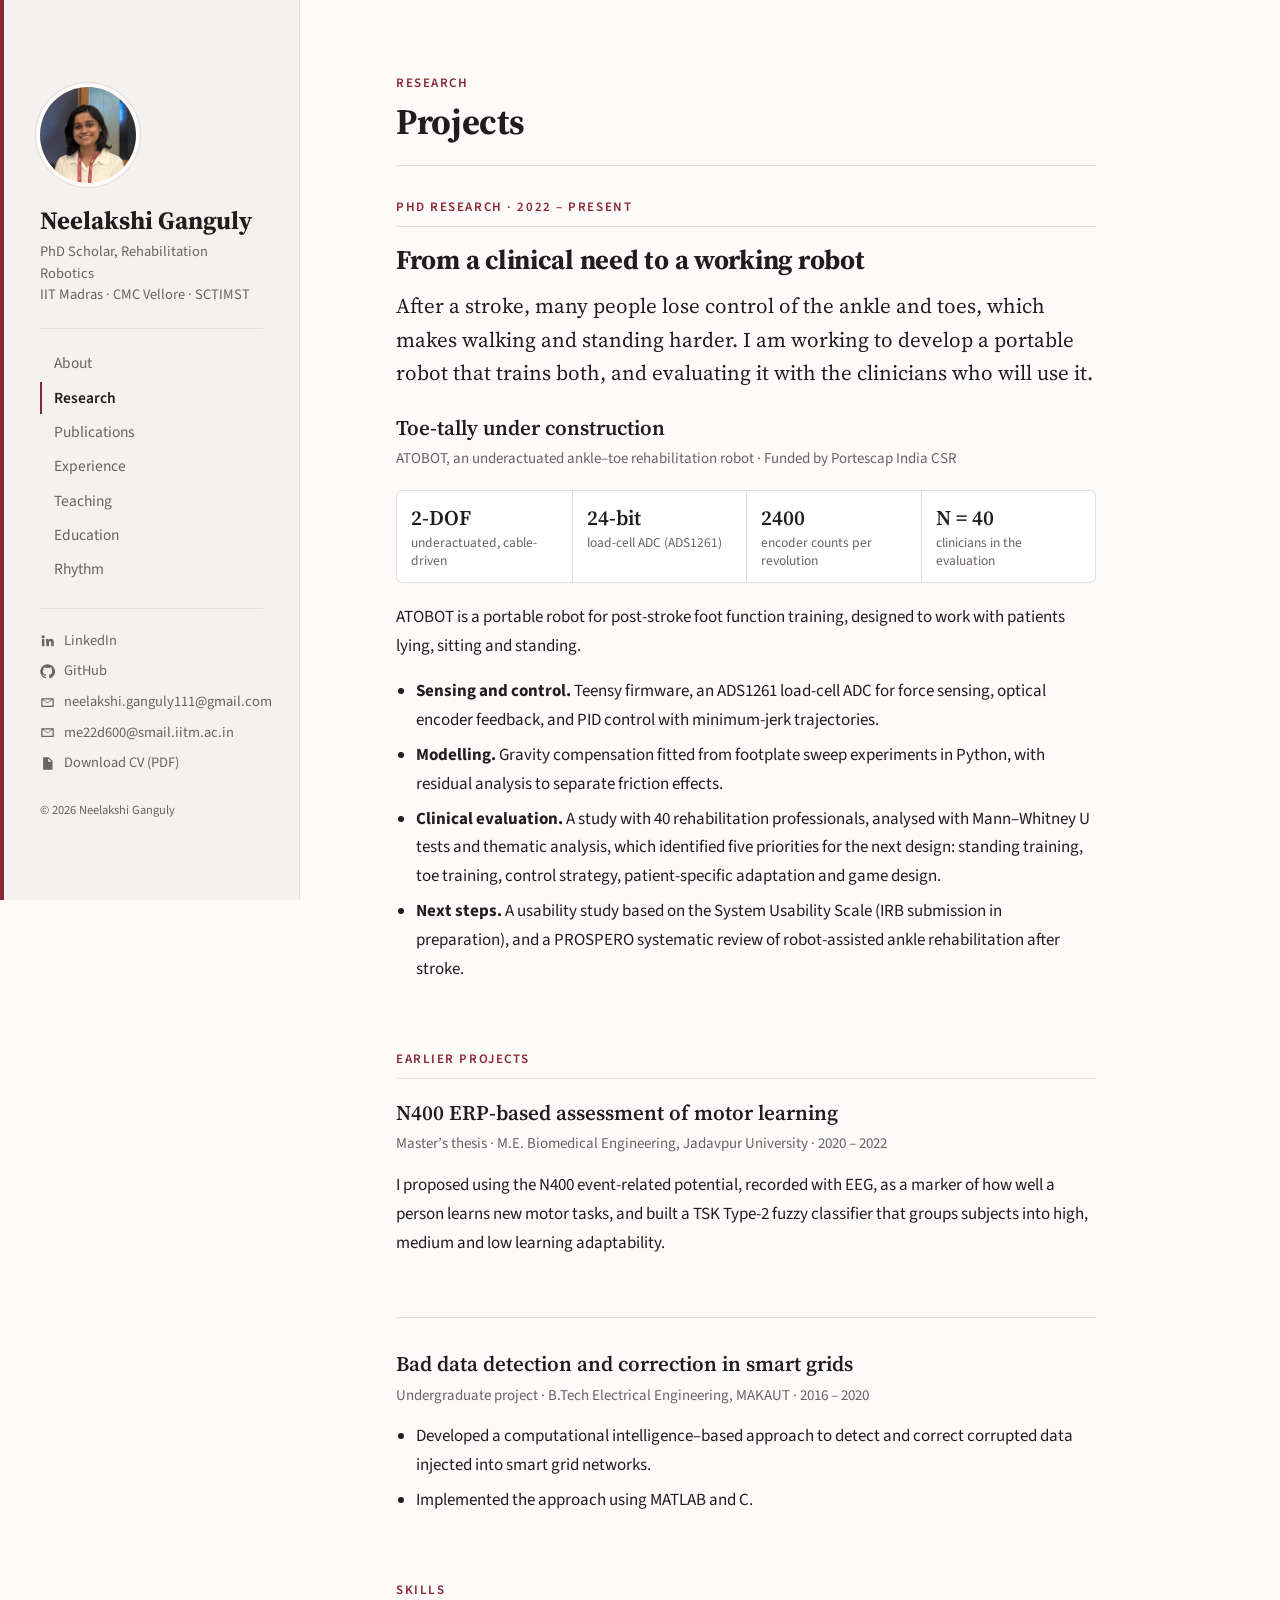
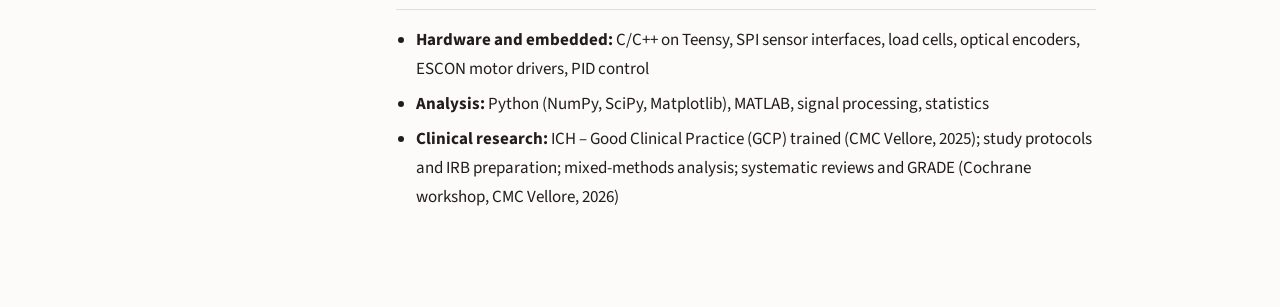
<file: research.html>
<!DOCTYPE html>
<html lang="en">
<head>
<meta charset="utf-8">
<meta name="viewport" content="width=device-width, initial-scale=1">
<title>Research · Neelakshi Ganguly</title>
<meta name="description" content="Neelakshi Ganguly, PhD scholar in rehabilitation robotics at IIT Madras, CMC Vellore and SCTIMST.">
<link rel="preconnect" href="https://fonts.googleapis.com">
<link rel="preconnect" href="https://fonts.gstatic.com" crossorigin>
<link href="https://fonts.googleapis.com/css2?family=Source+Serif+4:opsz,wght@8..60,400;8..60,600;8..60,700&family=Source+Sans+3:wght@400;500;600&display=swap" rel="stylesheet">
<link rel="stylesheet" href="style.css?v=3">
</head>
<body>
  <aside class="sidebar">
    <div class="side-inner">
      <img class="avatar" src="profile.jpg" width="96" height="96" alt="Neelakshi Ganguly">
      <div>
        <p class="name">Neelakshi Ganguly</p>
        <p class="tagline">PhD Scholar, Rehabilitation Robotics<br>IIT Madras · CMC Vellore · SCTIMST</p>
      </div>
      <nav class="side-block nav" aria-label="Pages">
        <a href="index.html">About</a>
        <a href="research.html" aria-current="page">Research</a>
        <a href="publications.html">Publications</a>
        <a href="experience.html">Experience</a>
        <a href="teaching.html">Teaching</a>
        <a href="education.html">Education</a>
        <a href="rhythm.html">Rhythm</a>
      </nav>
      <div class="side-block ext">
        <a href="https://www.linkedin.com/in/neelakshi-ganguly-1a842b307/"><svg viewBox="0 0 24 24" aria-hidden="true"><path d="M4.98 3.5a2.5 2.5 0 1 1 0 5 2.5 2.5 0 0 1 0-5zM3 9.75h4V21H3zM9.5 9.75h3.8v1.6h.05c.53-1 1.83-2.05 3.77-2.05 4.03 0 4.78 2.65 4.78 6.1V21h-4v-5c0-1.2-.02-2.73-1.66-2.73-1.67 0-1.92 1.3-1.92 2.64V21h-4z"/></svg>LinkedIn</a>
        <a href="https://github.com/Neelakshi5597"><svg viewBox="0 0 24 24" aria-hidden="true"><path d="M12 .5a11.5 11.5 0 0 0-3.64 22.41c.58.1.79-.25.79-.56v-2c-3.2.7-3.88-1.37-3.88-1.37-.53-1.33-1.28-1.69-1.28-1.69-1.05-.71.08-.7.08-.7 1.16.08 1.77 1.19 1.77 1.19 1.03 1.77 2.7 1.26 3.36.96.1-.75.4-1.26.73-1.55-2.55-.29-5.24-1.28-5.24-5.69 0-1.26.45-2.29 1.19-3.09-.12-.29-.52-1.46.11-3.05 0 0 .97-.31 3.17 1.18a11 11 0 0 1 5.77 0c2.2-1.49 3.17-1.18 3.17-1.18.63 1.59.23 2.76.11 3.05.74.8 1.19 1.83 1.19 3.09 0 4.42-2.7 5.39-5.26 5.68.41.36.78 1.06.78 2.14v3.17c0 .31.21.67.8.56A11.5 11.5 0 0 0 12 .5z"/></svg>GitHub</a>
        <a href="mailto:neelakshi.ganguly111@gmail.com"><svg viewBox="0 0 24 24" aria-hidden="true"><path d="M3 5h18a1 1 0 0 1 1 1v12a1 1 0 0 1-1 1H3a1 1 0 0 1-1-1V6a1 1 0 0 1 1-1zm1 2.4V17h16V7.4l-8 5.6zM5.2 7 12 11.8 18.8 7z"/></svg>neelakshi.ganguly111@gmail.com</a>
        <a href="mailto:me22d600@smail.iitm.ac.in"><svg viewBox="0 0 24 24" aria-hidden="true"><path d="M3 5h18a1 1 0 0 1 1 1v12a1 1 0 0 1-1 1H3a1 1 0 0 1-1-1V6a1 1 0 0 1 1-1zm1 2.4V17h16V7.4l-8 5.6zM5.2 7 12 11.8 18.8 7z"/></svg>me22d600@smail.iitm.ac.in</a>
        <a href="Neelakshi_Ganguly_CV.pdf" download><svg viewBox="0 0 24 24" aria-hidden="true"><path d="M6 2h8l6 6v13a1 1 0 0 1-1 1H6a1 1 0 0 1-1-1V3a1 1 0 0 1 1-1zm7 1.5V9h5.5zM8 13h8v1.6H8zm0 3.4h8V18H8z"/></svg>Download CV (PDF)</a>
      </div>
      <p class="copy">© 2026 Neelakshi Ganguly</p>
    </div>
  </aside>
  <main class="content">
    <p class="kicker">Research</p>
    <h1>Projects</h1>
    <hr class="rule">

    <h2 class="first">PhD research · 2022 – present</h2>
    <p class="section-title">From a clinical need to a working robot</p>
    <p class="lead">After a stroke, many people lose control of the ankle and toes, which makes walking and standing harder. I am working to develop a portable robot that trains both, and evaluating it with the clinicians who will use it.</p>

    <article class="project" id="atobot">
      <h3>Toe-tally under construction</h3>
      <p class="meta">ATOBOT, an underactuated ankle–toe rehabilitation robot · Funded by Portescap India CSR</p>
      <div class="facts" role="list">
        <div role="listitem"><b>2-DOF</b><span>underactuated, cable-driven</span></div>
        <div role="listitem"><b>24-bit</b><span>load-cell ADC (ADS1261)</span></div>
        <div role="listitem"><b>2400</b><span>encoder counts per revolution</span></div>
        <div role="listitem"><b>N = 40</b><span>clinicians in the evaluation</span></div>
      </div>
      <p>ATOBOT is a portable robot for post-stroke foot function training, designed to work with patients lying, sitting and standing.</p>
      <ul class="plain">
        <li><b>Sensing and control.</b> Teensy firmware, an ADS1261 load-cell ADC for force sensing, optical encoder feedback, and PID control with minimum-jerk trajectories.</li>
        <li><b>Modelling.</b> Gravity compensation fitted from footplate sweep experiments in Python, with residual analysis to separate friction effects.</li>
        <li><b>Clinical evaluation.</b> A study with 40 rehabilitation professionals, analysed with Mann–Whitney U tests and thematic analysis, which identified five priorities for the next design: standing training, toe training, control strategy, patient-specific adaptation and game design.</li>
        <li><b>Next steps.</b> A usability study based on the System Usability Scale (IRB submission in preparation), and a PROSPERO systematic review of robot-assisted ankle rehabilitation after stroke.</li>
      </ul>
    </article>

    <h2>Earlier projects</h2>

    <article class="project" id="me-thesis">
      <h3>N400 ERP-based assessment of motor learning</h3>
      <p class="meta">Master’s thesis · M.E. Biomedical Engineering, Jadavpur University · 2020 – 2022</p>
      <p>I proposed using the N400 event-related potential, recorded with EEG, as a marker of how well a person learns new motor tasks, and built a TSK Type-2 fuzzy classifier that groups subjects into high, medium and low learning adaptability.</p>
    </article>

    <article class="project" id="btech-project">
      <h3>Bad data detection and correction in smart grids</h3>
      <p class="meta">Undergraduate project · B.Tech Electrical Engineering, MAKAUT · 2016 – 2020</p>
      <ul class="plain">
        <li>Developed a computational intelligence–based approach to detect and correct corrupted data injected into smart grid networks.</li>
        <li>Implemented the approach using MATLAB and C.</li>
      </ul>
    </article>

    <h2>Skills</h2>
    <ul class="plain">
      <li><b>Hardware and embedded:</b> C/C++ on Teensy, SPI sensor interfaces, load cells, optical encoders, ESCON motor drivers, PID control</li>
      <li><b>Analysis:</b> Python (NumPy, SciPy, Matplotlib), MATLAB, signal processing, statistics</li>
      <li><b>Clinical research:</b> ICH – Good Clinical Practice (GCP) trained (CMC Vellore, 2025); study protocols and IRB preparation; mixed-methods analysis; systematic reviews and GRADE (Cochrane workshop, CMC Vellore, 2026)</li>
    </ul>
  </main>
</body>
</html>
</file>
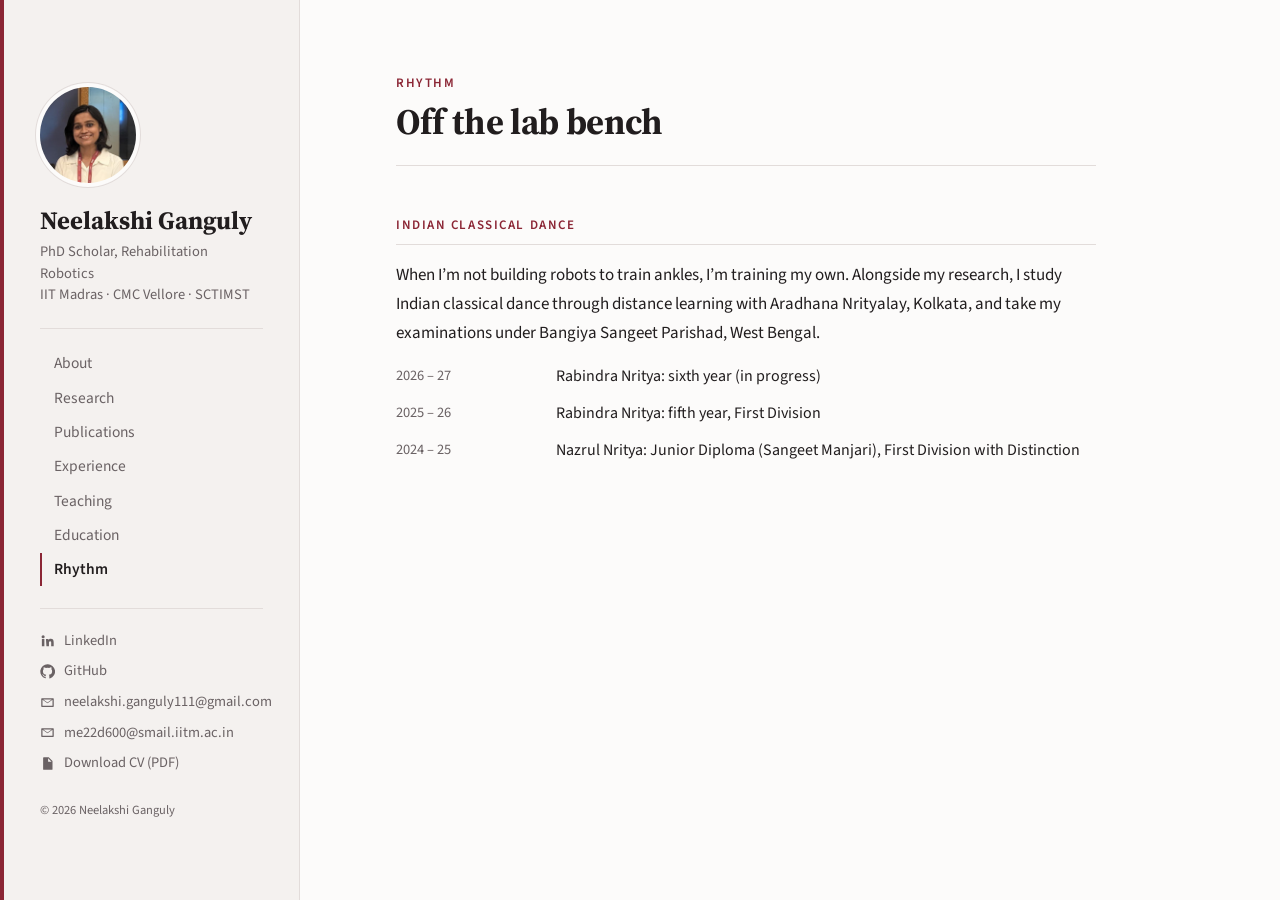
<file: rhythm.html>
<!DOCTYPE html>
<html lang="en">
<head>
<meta charset="utf-8">
<meta name="viewport" content="width=device-width, initial-scale=1">
<title>Rhythm · Neelakshi Ganguly</title>
<meta name="description" content="Neelakshi Ganguly, PhD scholar in rehabilitation robotics at IIT Madras, CMC Vellore and SCTIMST.">
<link rel="preconnect" href="https://fonts.googleapis.com">
<link rel="preconnect" href="https://fonts.gstatic.com" crossorigin>
<link href="https://fonts.googleapis.com/css2?family=Source+Serif+4:opsz,wght@8..60,400;8..60,600;8..60,700&family=Source+Sans+3:wght@400;500;600&display=swap" rel="stylesheet">
<link rel="stylesheet" href="style.css?v=3">
</head>
<body>
  <aside class="sidebar">
    <div class="side-inner">
      <img class="avatar" src="profile.jpg" width="96" height="96" alt="Neelakshi Ganguly">
      <div>
        <p class="name">Neelakshi Ganguly</p>
        <p class="tagline">PhD Scholar, Rehabilitation Robotics<br>IIT Madras · CMC Vellore · SCTIMST</p>
      </div>
      <nav class="side-block nav" aria-label="Pages">
        <a href="index.html">About</a>
        <a href="research.html">Research</a>
        <a href="publications.html">Publications</a>
        <a href="experience.html">Experience</a>
        <a href="teaching.html">Teaching</a>
        <a href="education.html">Education</a>
        <a href="rhythm.html" aria-current="page">Rhythm</a>
      </nav>
      <div class="side-block ext">
        <a href="https://www.linkedin.com/in/neelakshi-ganguly-1a842b307/"><svg viewBox="0 0 24 24" aria-hidden="true"><path d="M4.98 3.5a2.5 2.5 0 1 1 0 5 2.5 2.5 0 0 1 0-5zM3 9.75h4V21H3zM9.5 9.75h3.8v1.6h.05c.53-1 1.83-2.05 3.77-2.05 4.03 0 4.78 2.65 4.78 6.1V21h-4v-5c0-1.2-.02-2.73-1.66-2.73-1.67 0-1.92 1.3-1.92 2.64V21h-4z"/></svg>LinkedIn</a>
        <a href="https://github.com/Neelakshi5597"><svg viewBox="0 0 24 24" aria-hidden="true"><path d="M12 .5a11.5 11.5 0 0 0-3.64 22.41c.58.1.79-.25.79-.56v-2c-3.2.7-3.88-1.37-3.88-1.37-.53-1.33-1.28-1.69-1.28-1.69-1.05-.71.08-.7.08-.7 1.16.08 1.77 1.19 1.77 1.19 1.03 1.77 2.7 1.26 3.36.96.1-.75.4-1.26.73-1.55-2.55-.29-5.24-1.28-5.24-5.69 0-1.26.45-2.29 1.19-3.09-.12-.29-.52-1.46.11-3.05 0 0 .97-.31 3.17 1.18a11 11 0 0 1 5.77 0c2.2-1.49 3.17-1.18 3.17-1.18.63 1.59.23 2.76.11 3.05.74.8 1.19 1.83 1.19 3.09 0 4.42-2.7 5.39-5.26 5.68.41.36.78 1.06.78 2.14v3.17c0 .31.21.67.8.56A11.5 11.5 0 0 0 12 .5z"/></svg>GitHub</a>
        <a href="mailto:neelakshi.ganguly111@gmail.com"><svg viewBox="0 0 24 24" aria-hidden="true"><path d="M3 5h18a1 1 0 0 1 1 1v12a1 1 0 0 1-1 1H3a1 1 0 0 1-1-1V6a1 1 0 0 1 1-1zm1 2.4V17h16V7.4l-8 5.6zM5.2 7 12 11.8 18.8 7z"/></svg>neelakshi.ganguly111@gmail.com</a>
        <a href="mailto:me22d600@smail.iitm.ac.in"><svg viewBox="0 0 24 24" aria-hidden="true"><path d="M3 5h18a1 1 0 0 1 1 1v12a1 1 0 0 1-1 1H3a1 1 0 0 1-1-1V6a1 1 0 0 1 1-1zm1 2.4V17h16V7.4l-8 5.6zM5.2 7 12 11.8 18.8 7z"/></svg>me22d600@smail.iitm.ac.in</a>
        <a href="Neelakshi_Ganguly_CV.pdf" download><svg viewBox="0 0 24 24" aria-hidden="true"><path d="M6 2h8l6 6v13a1 1 0 0 1-1 1H6a1 1 0 0 1-1-1V3a1 1 0 0 1 1-1zm7 1.5V9h5.5zM8 13h8v1.6H8zm0 3.4h8V18H8z"/></svg>Download CV (PDF)</a>
      </div>
      <p class="copy">© 2026 Neelakshi Ganguly</p>
    </div>
  </aside>
  <main class="content">
    <p class="kicker">Rhythm</p>
    <h1>Off the lab bench</h1>
    <hr class="rule">
    <h2>Indian classical dance</h2>
    <p>When I’m not building robots to train ankles, I’m training my own. Alongside my research, I study Indian classical dance through distance learning with Aradhana Nrityalay, Kolkata, and take my examinations under Bangiya Sangeet Parishad, West Bengal.</p>
    <ul class="dated">
      <li><span class="d">2026 – 27</span><span>Rabindra Nritya: sixth year (in progress)</span></li>
      <li><span class="d">2025 – 26</span><span>Rabindra Nritya: fifth year, First Division</span></li>
      <li><span class="d">2024 – 25</span><span>Nazrul Nritya: Junior Diploma (Sangeet Manjari), First Division with Distinction</span></li>
    </ul>
  </main>
</body>
</html>
</file>
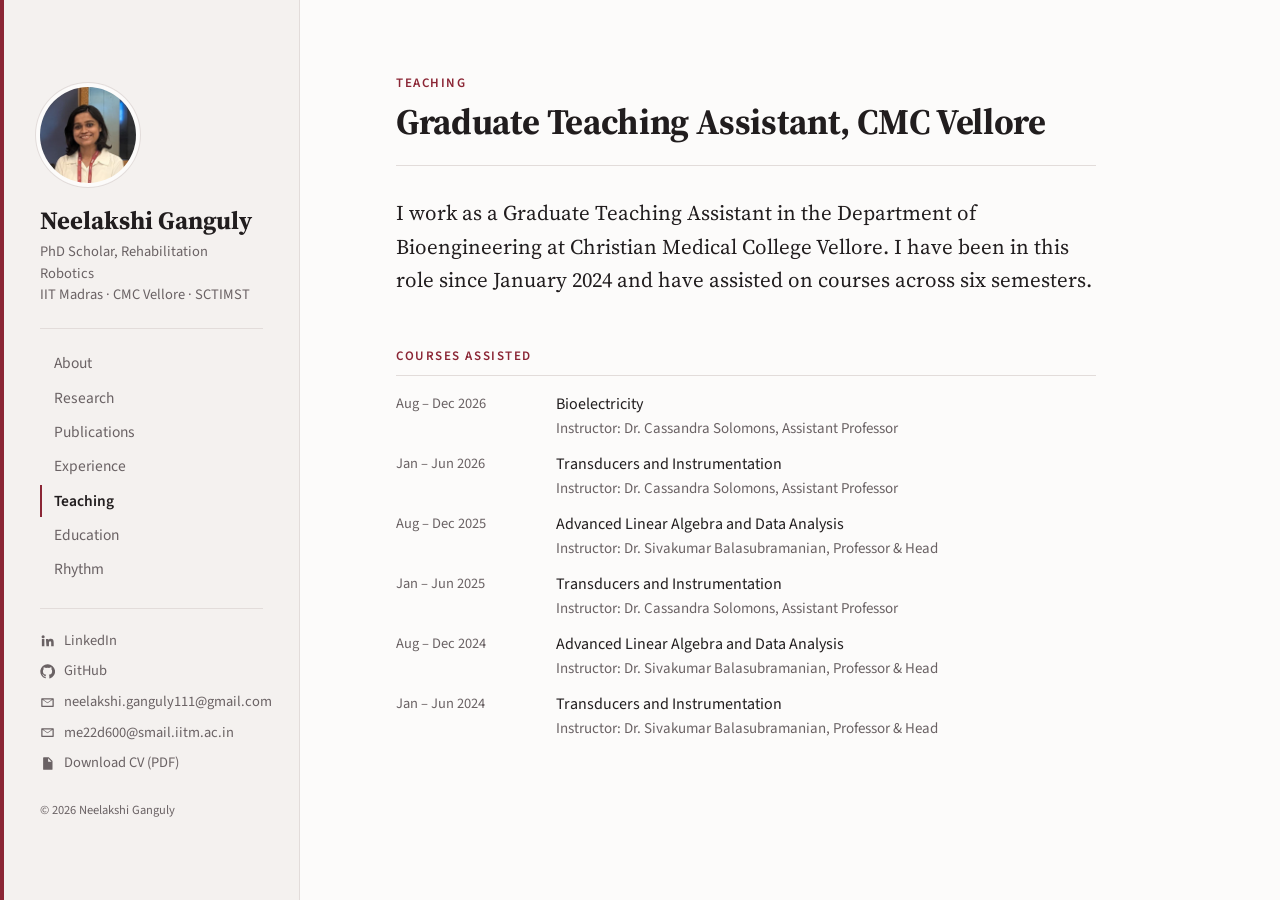
<file: teaching.html>
<!DOCTYPE html>
<html lang="en">
<head>
<meta charset="utf-8">
<meta name="viewport" content="width=device-width, initial-scale=1">
<title>Teaching · Neelakshi Ganguly</title>
<meta name="description" content="Neelakshi Ganguly, PhD scholar in rehabilitation robotics at IIT Madras, CMC Vellore and SCTIMST.">
<link rel="preconnect" href="https://fonts.googleapis.com">
<link rel="preconnect" href="https://fonts.gstatic.com" crossorigin>
<link href="https://fonts.googleapis.com/css2?family=Source+Serif+4:opsz,wght@8..60,400;8..60,600;8..60,700&family=Source+Sans+3:wght@400;500;600&display=swap" rel="stylesheet">
<link rel="stylesheet" href="style.css?v=3">
</head>
<body>
  <aside class="sidebar">
    <div class="side-inner">
      <img class="avatar" src="profile.jpg" width="96" height="96" alt="Neelakshi Ganguly">
      <div>
        <p class="name">Neelakshi Ganguly</p>
        <p class="tagline">PhD Scholar, Rehabilitation Robotics<br>IIT Madras · CMC Vellore · SCTIMST</p>
      </div>
      <nav class="side-block nav" aria-label="Pages">
        <a href="index.html">About</a>
        <a href="research.html">Research</a>
        <a href="publications.html">Publications</a>
        <a href="experience.html">Experience</a>
        <a href="teaching.html" aria-current="page">Teaching</a>
        <a href="education.html">Education</a>
        <a href="rhythm.html">Rhythm</a>
      </nav>
      <div class="side-block ext">
        <a href="https://www.linkedin.com/in/neelakshi-ganguly-1a842b307/"><svg viewBox="0 0 24 24" aria-hidden="true"><path d="M4.98 3.5a2.5 2.5 0 1 1 0 5 2.5 2.5 0 0 1 0-5zM3 9.75h4V21H3zM9.5 9.75h3.8v1.6h.05c.53-1 1.83-2.05 3.77-2.05 4.03 0 4.78 2.65 4.78 6.1V21h-4v-5c0-1.2-.02-2.73-1.66-2.73-1.67 0-1.92 1.3-1.92 2.64V21h-4z"/></svg>LinkedIn</a>
        <a href="https://github.com/Neelakshi5597"><svg viewBox="0 0 24 24" aria-hidden="true"><path d="M12 .5a11.5 11.5 0 0 0-3.64 22.41c.58.1.79-.25.79-.56v-2c-3.2.7-3.88-1.37-3.88-1.37-.53-1.33-1.28-1.69-1.28-1.69-1.05-.71.08-.7.08-.7 1.16.08 1.77 1.19 1.77 1.19 1.03 1.77 2.7 1.26 3.36.96.1-.75.4-1.26.73-1.55-2.55-.29-5.24-1.28-5.24-5.69 0-1.26.45-2.29 1.19-3.09-.12-.29-.52-1.46.11-3.05 0 0 .97-.31 3.17 1.18a11 11 0 0 1 5.77 0c2.2-1.49 3.17-1.18 3.17-1.18.63 1.59.23 2.76.11 3.05.74.8 1.19 1.83 1.19 3.09 0 4.42-2.7 5.39-5.26 5.68.41.36.78 1.06.78 2.14v3.17c0 .31.21.67.8.56A11.5 11.5 0 0 0 12 .5z"/></svg>GitHub</a>
        <a href="mailto:neelakshi.ganguly111@gmail.com"><svg viewBox="0 0 24 24" aria-hidden="true"><path d="M3 5h18a1 1 0 0 1 1 1v12a1 1 0 0 1-1 1H3a1 1 0 0 1-1-1V6a1 1 0 0 1 1-1zm1 2.4V17h16V7.4l-8 5.6zM5.2 7 12 11.8 18.8 7z"/></svg>neelakshi.ganguly111@gmail.com</a>
        <a href="mailto:me22d600@smail.iitm.ac.in"><svg viewBox="0 0 24 24" aria-hidden="true"><path d="M3 5h18a1 1 0 0 1 1 1v12a1 1 0 0 1-1 1H3a1 1 0 0 1-1-1V6a1 1 0 0 1 1-1zm1 2.4V17h16V7.4l-8 5.6zM5.2 7 12 11.8 18.8 7z"/></svg>me22d600@smail.iitm.ac.in</a>
        <a href="Neelakshi_Ganguly_CV.pdf" download><svg viewBox="0 0 24 24" aria-hidden="true"><path d="M6 2h8l6 6v13a1 1 0 0 1-1 1H6a1 1 0 0 1-1-1V3a1 1 0 0 1 1-1zm7 1.5V9h5.5zM8 13h8v1.6H8zm0 3.4h8V18H8z"/></svg>Download CV (PDF)</a>
      </div>
      <p class="copy">© 2026 Neelakshi Ganguly</p>
    </div>
  </aside>
  <main class="content">
    <p class="kicker">Teaching</p>
    <h1>Graduate Teaching Assistant, CMC Vellore</h1>
    <hr class="rule">
    <p class="lead">I work as a Graduate Teaching Assistant in the Department of Bioengineering at Christian Medical College Vellore. I have been in this role since January 2024 and have assisted on courses across six semesters.</p>

    <h2>Courses assisted</h2>
    <ul class="dated">
      <li><span class="d">Aug – Dec 2026</span><span>Bioelectricity<span class="s">Instructor: Dr. Cassandra Solomons, Assistant Professor</span></span></li>
      <li><span class="d">Jan – Jun 2026</span><span>Transducers and Instrumentation<span class="s">Instructor: Dr. Cassandra Solomons, Assistant Professor</span></span></li>
      <li><span class="d">Aug – Dec 2025</span><span>Advanced Linear Algebra and Data Analysis<span class="s">Instructor: Dr. Sivakumar Balasubramanian, Professor &amp; Head</span></span></li>
      <li><span class="d">Jan – Jun 2025</span><span>Transducers and Instrumentation<span class="s">Instructor: Dr. Cassandra Solomons, Assistant Professor</span></span></li>
      <li><span class="d">Aug – Dec 2024</span><span>Advanced Linear Algebra and Data Analysis<span class="s">Instructor: Dr. Sivakumar Balasubramanian, Professor &amp; Head</span></span></li>
      <li><span class="d">Jan – Jun 2024</span><span>Transducers and Instrumentation<span class="s">Instructor: Dr. Sivakumar Balasubramanian, Professor &amp; Head</span></span></li>
    </ul>
  </main>
</body>
</html>
</file>
<file: style.css>
:root {
  /* Layout: tinted identity sidebar with a maroon spine beside one serif-led reading column; dated entries in a two-column grid */
  --page: #fcfbfa;
  --side: #f4f1ef;
  --ink: #211d1e;
  --muted: #6a6264;
  --rule: #e2dcda;
  --accent: #8b2635;
  --accent-soft: #f3e4e6;
  --serif: "Source Serif 4", "Times New Roman", Georgia, serif;
  --sans: "Source Sans 3", "Segoe UI", system-ui, -apple-system, sans-serif;
  color-scheme: light;
}

* { box-sizing: border-box; }
html, body { margin: 0; }
html { scroll-behavior: smooth; }
@media (prefers-reduced-motion: reduce) { html { scroll-behavior: auto; } }
body { background: var(--page); color: var(--ink); font: 400 17px/1.7 var(--sans); }
a { color: var(--accent); text-decoration: none; }
a:hover { text-decoration: underline; text-underline-offset: 3px; }
a:focus-visible { outline: 2px solid var(--accent); outline-offset: 3px; border-radius: 2px; }

/* Sidebar */
.sidebar {
  position: fixed; inset: 0 auto 0 0; width: 300px; background: var(--side);
  border-right: 1px solid var(--rule); box-shadow: inset 4px 0 0 var(--accent);
  overflow-y: auto; display: flex; flex-direction: column;
}
.side-inner { margin: auto 0; display: flex; flex-direction: column; gap: 22px; padding: 48px 36px 40px 40px; }
.avatar {
  width: 96px; height: 96px; border-radius: 50%; display: grid; place-items: center;
  background: var(--accent); color: #fff; font: 600 32px var(--serif); letter-spacing: 1px; object-fit: cover;
  box-shadow: 0 0 0 4px var(--page), 0 0 0 5px var(--rule);
}
.name { font: 700 25px/1.2 var(--serif); margin: 0; }
.tagline { color: var(--muted); font-size: 14.5px; margin: 6px 0 0; line-height: 1.5; }
.side-block { border-top: 1px solid var(--rule); padding-top: 18px; display: flex; flex-direction: column; gap: 2px; }
.nav a { color: var(--muted); font-size: 15.5px; padding: 3px 0 3px 12px; border-left: 2px solid transparent; }
.nav a[aria-current="page"] { color: var(--ink); font-weight: 600; border-left-color: var(--accent); }
.nav a:hover { color: var(--accent); text-decoration: none; }
.ext a { display: flex; align-items: center; gap: 9px; color: var(--muted); font-size: 14.5px; padding: 2px 0; }
.ext a:hover { color: var(--accent); text-decoration: none; }
.ext svg { width: 15px; height: 15px; fill: currentColor; flex: none; }
.copy { color: var(--muted); font-size: 12.5px; margin: 0; }

/* Content */
.content { margin-left: 300px; padding: 72px 48px 88px 96px; }
.content > * { max-width: 700px; }
.kicker { color: var(--accent); font-size: 13px; font-weight: 600; letter-spacing: .12em; text-transform: uppercase; margin: 0 0 6px; }
h1 { font: 700 36px/1.2 var(--serif); margin: 0; letter-spacing: -.01em; text-wrap: balance; }
.hook { font: 500 18px/1.6 var(--sans); letter-spacing: .005em; color: var(--muted); margin: 12px 0 0; max-width: 620px; text-wrap: pretty; }
.rule { border: 0; border-top: 1px solid var(--rule); margin: 22px 0 30px; }
.lead { font: 400 21px/1.6 var(--serif); margin: 0 0 20px; }
h2 {
  font-size: 13px; font-weight: 600; letter-spacing: .12em; text-transform: uppercase;
  color: var(--accent); margin: 48px 0 16px; padding-bottom: 8px; border-bottom: 1px solid var(--rule);
}
h2.first { margin-top: 0; }
.section-title { font: 700 27px/1.25 var(--serif); margin: 0 0 12px; letter-spacing: -.01em; text-wrap: balance; }
h3 { font: 600 21px/1.35 var(--serif); margin: 0 0 4px; text-wrap: balance; }
p { margin: 0 0 16px; }
.meta { color: var(--muted); font-size: 15px; margin: 0 0 14px; }

/* Dated lists */
.dated { list-style: none; margin: 0; padding: 0; display: flex; flex-direction: column; gap: 12px; }
.dated li { display: grid; grid-template-columns: 140px minmax(0, 1fr); gap: 20px; font-size: 16px; line-height: 1.55; }
.dated .d { color: var(--muted); font-size: 14.5px; font-variant-numeric: tabular-nums; padding-top: 1px; }
.dated .s { color: var(--muted); display: block; font-size: 15px; }

.interests { display: flex; flex-wrap: wrap; gap: 8px; list-style: none; margin: 4px 0 0; padding: 0; }
.interests li { background: var(--accent-soft); padding: 3px 12px; border-radius: 999px; font-size: 14.5px; }

/* Research */
.project { padding: 4px 0 8px; scroll-margin-top: 32px; }
.project + .project { margin-top: 36px; padding-top: 32px; border-top: 1px solid var(--rule); }
.facts {
  display: grid; grid-template-columns: repeat(4, minmax(0, 1fr)); margin: 18px 0 20px;
  border: 1px solid var(--rule); border-radius: 6px; background: #fff;
}
.facts div { padding: 12px 14px; display: flex; flex-direction: column; gap: 2px; }
.facts div + div { border-left: 1px solid var(--rule); }
.facts b { font: 600 21px var(--serif); font-variant-numeric: tabular-nums; }
.facts span { color: var(--muted); font-size: 13.5px; line-height: 1.35; }
ul.plain { margin: 0 0 8px; padding-left: 20px; display: flex; flex-direction: column; gap: 6px; }

.callout {
  border-left: 3px solid var(--accent); background: #fff; border-radius: 0 6px 6px 0;
  padding: 14px 18px; margin: 0 0 8px;
}
.callout + .callout { margin-top: 12px; }
.callout b { font: 600 19px var(--serif); display: block; }
.callout span { color: var(--muted); font-size: 15px; }
.tag { display: inline-block; font-size: 12px; font-weight: 600; letter-spacing: .06em; text-transform: uppercase; color: var(--accent); }
.pub .t { font-family: var(--serif); font-size: 17px; }
.me { font-weight: 600; color: var(--ink); }

@media (max-width: 920px) {
  .sidebar { position: static; width: auto; border-right: 0; border-bottom: 1px solid var(--rule); box-shadow: inset 0 4px 0 var(--accent); }
  .side-inner { padding: 32px 24px 22px; gap: 16px; }
  .avatar { width: 76px; height: 76px; font-size: 25px; }
  .nav, .ext { flex-direction: row; flex-wrap: wrap; gap: 4px 18px; }
  .nav a { border-left: 0; padding-left: 0; border-bottom: 2px solid transparent; }
  .nav a[aria-current="page"] { border-bottom-color: var(--accent); }
  .content { margin-left: 0; padding: 36px 24px 64px; }
  .facts { grid-template-columns: repeat(2, minmax(0, 1fr)); }
  .facts div:nth-child(3) { border-left: 0; }
  .facts div:nth-child(n+3) { border-top: 1px solid var(--rule); }
}
@media (max-width: 520px) {
  body { font-size: 16px; }
  h1 { font-size: 30px; }
  .section-title { font-size: 23px; }
  .lead { font-size: 19px; }
  .dated li { grid-template-columns: 1fr; gap: 0; }
}
</file>
